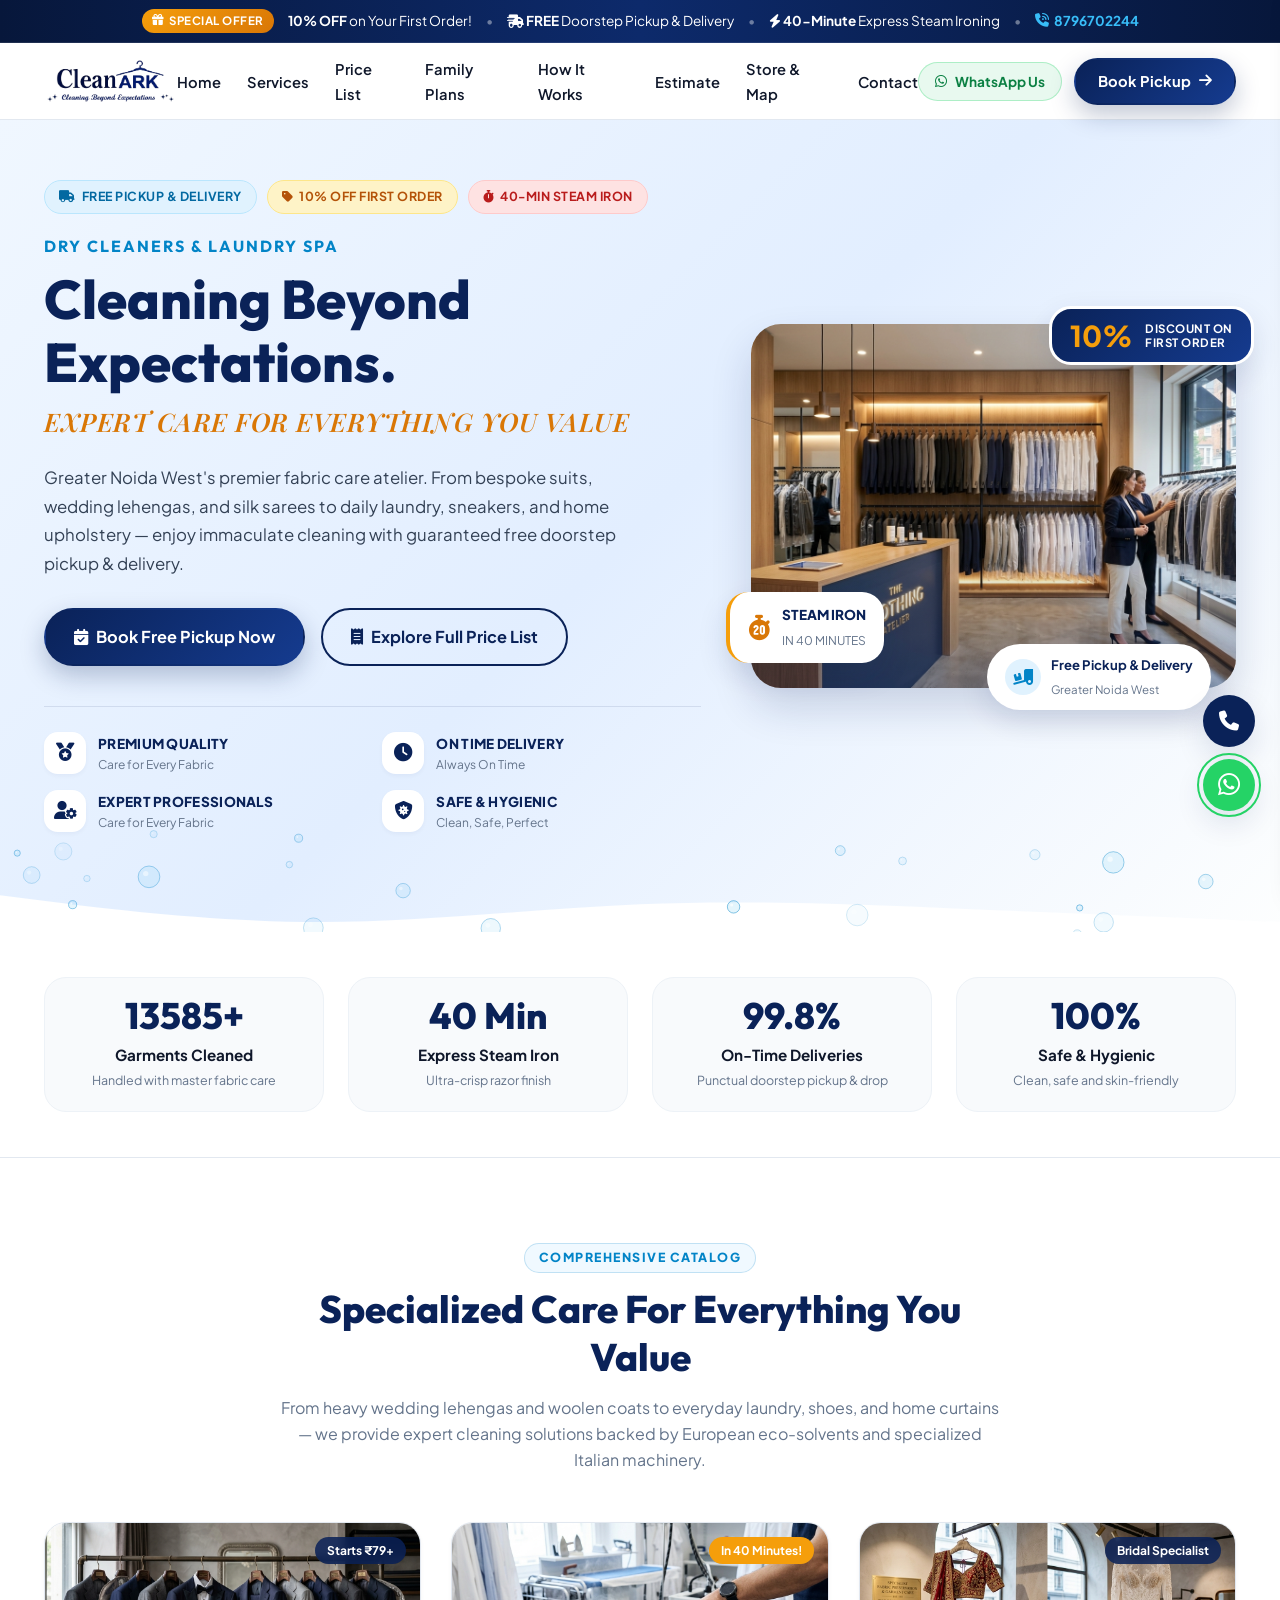
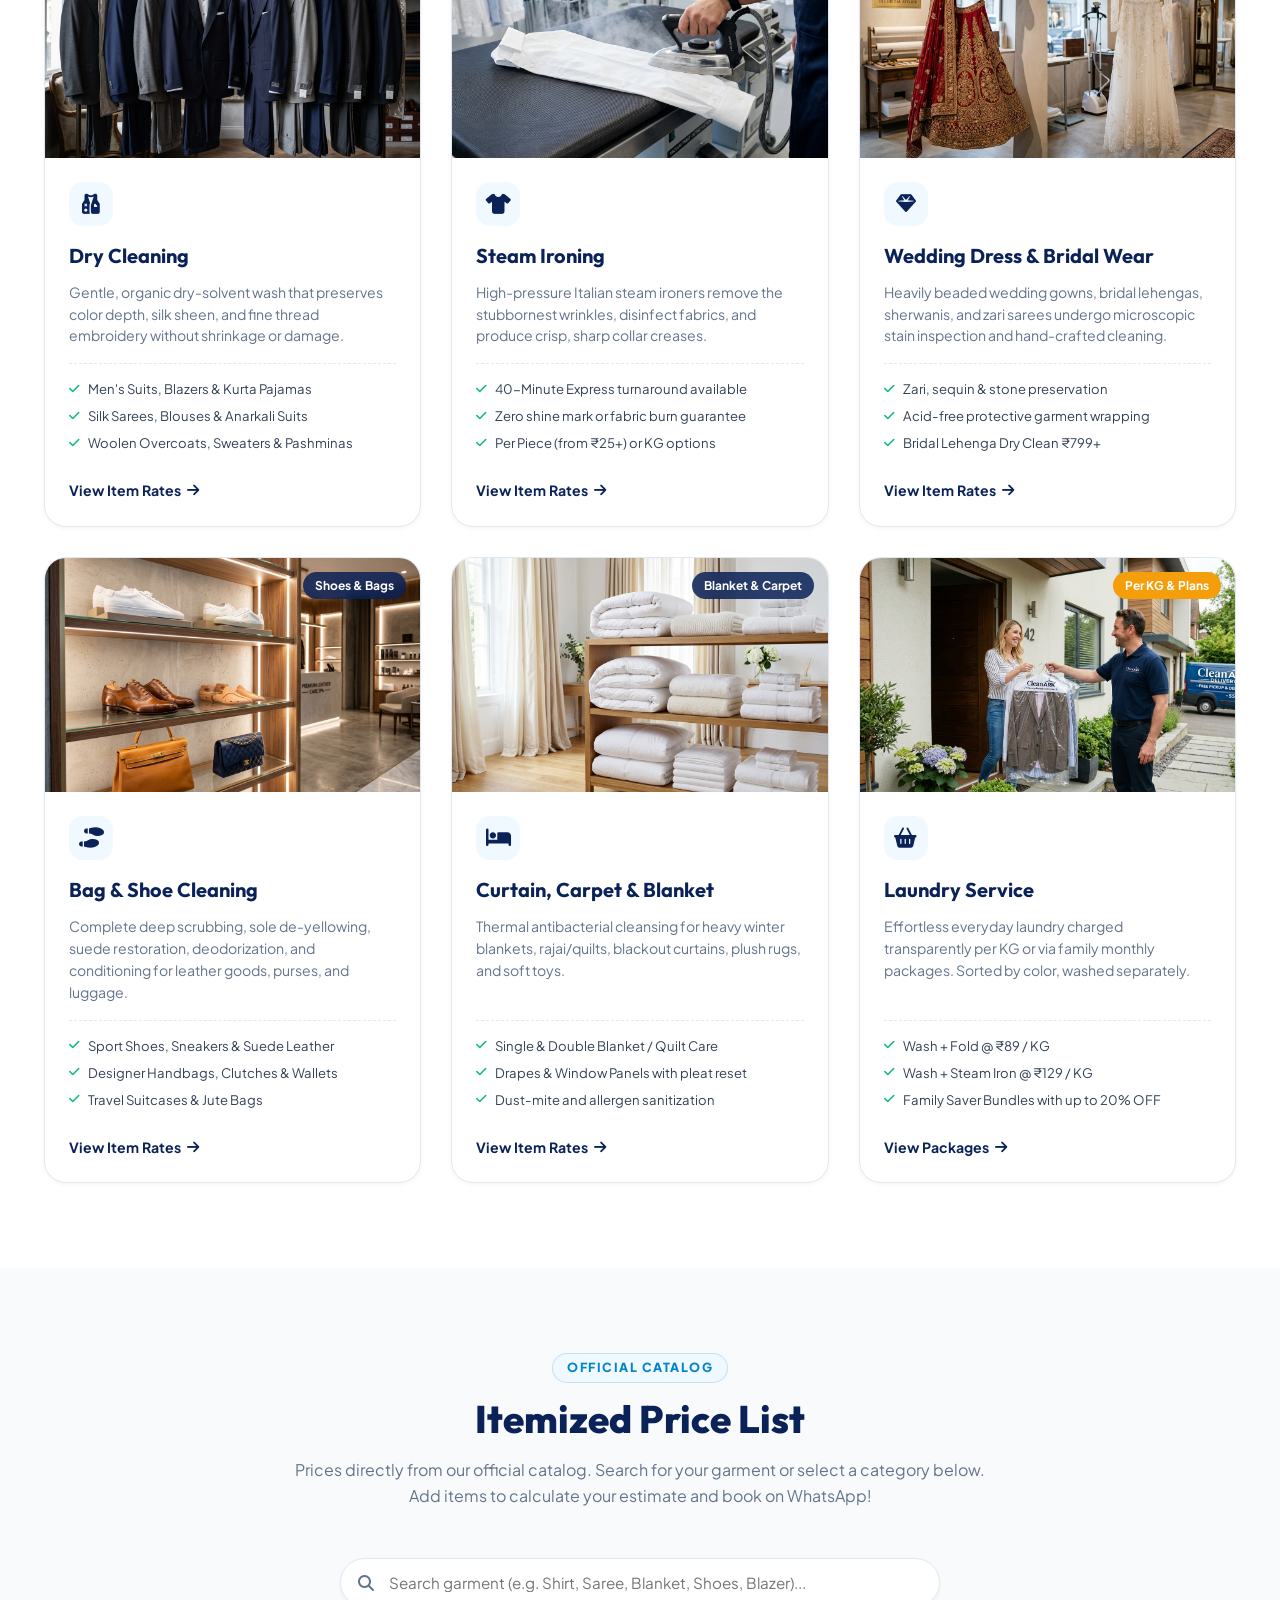
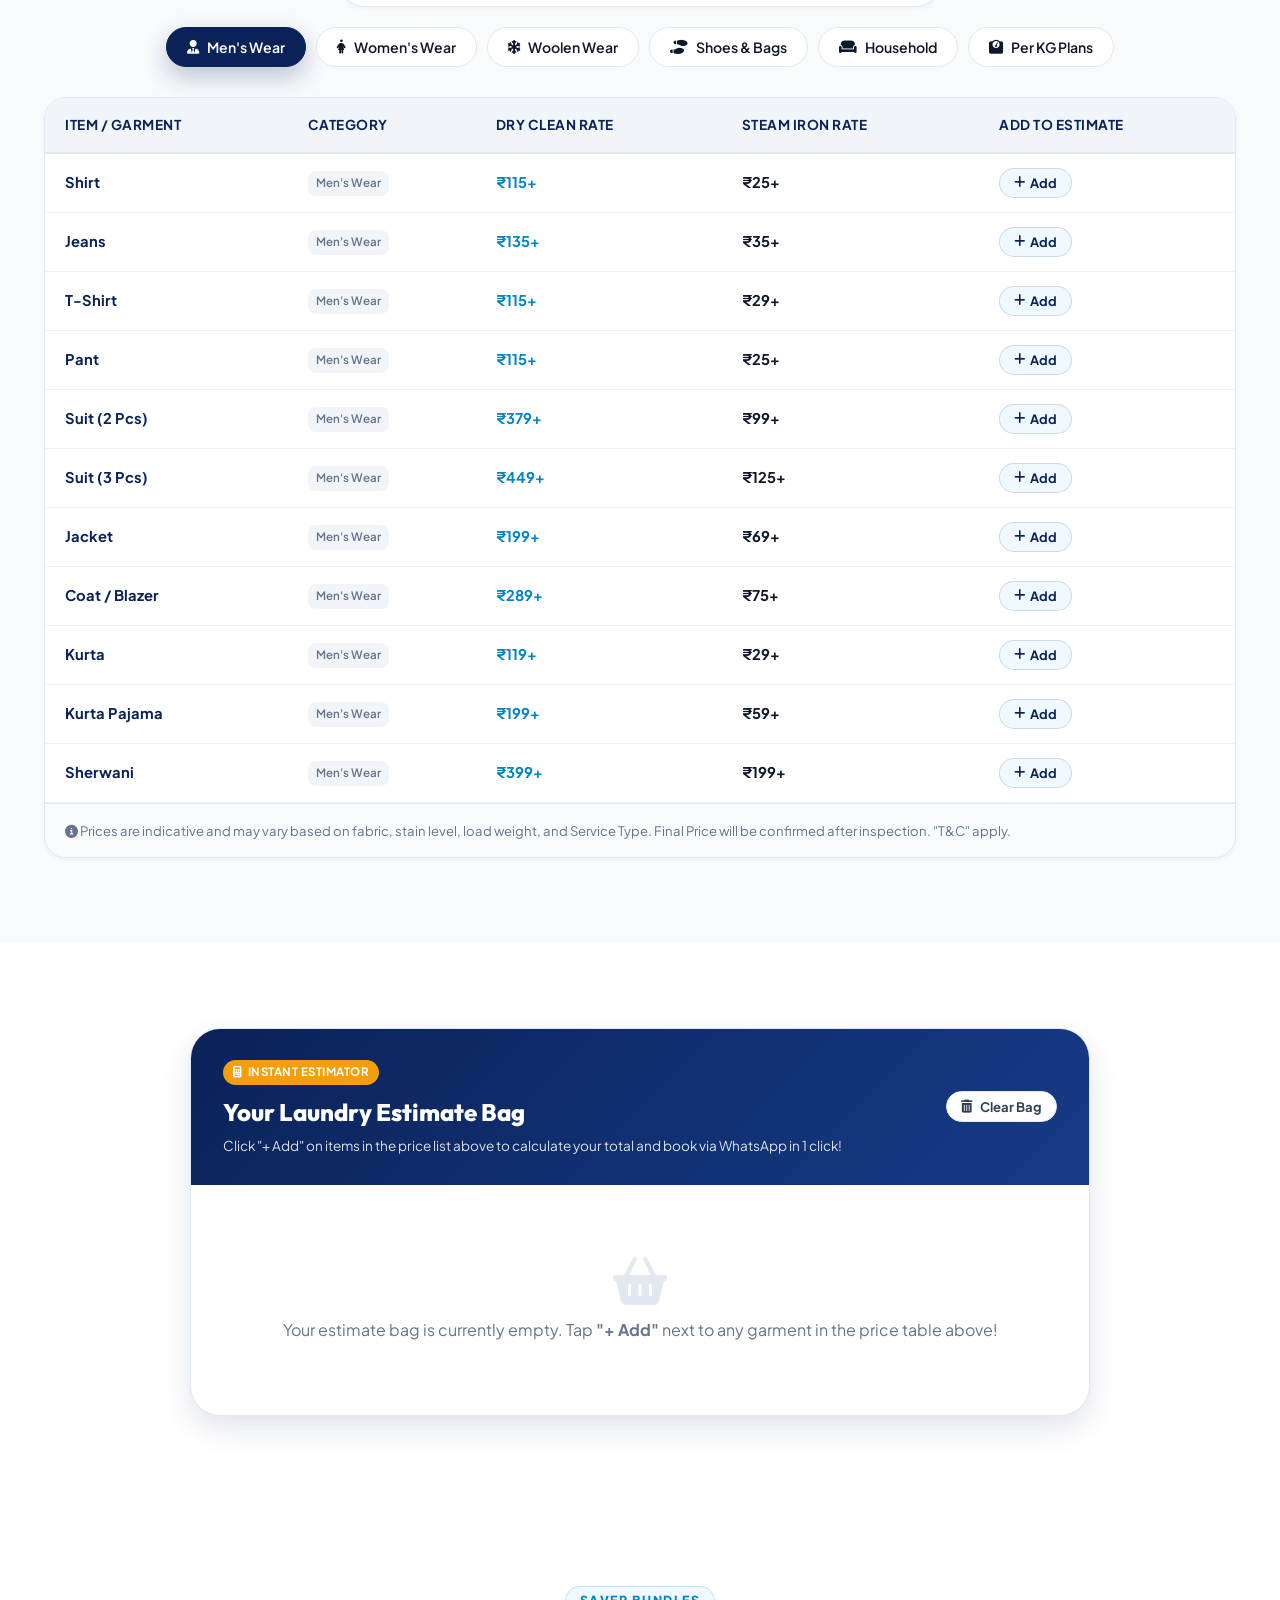
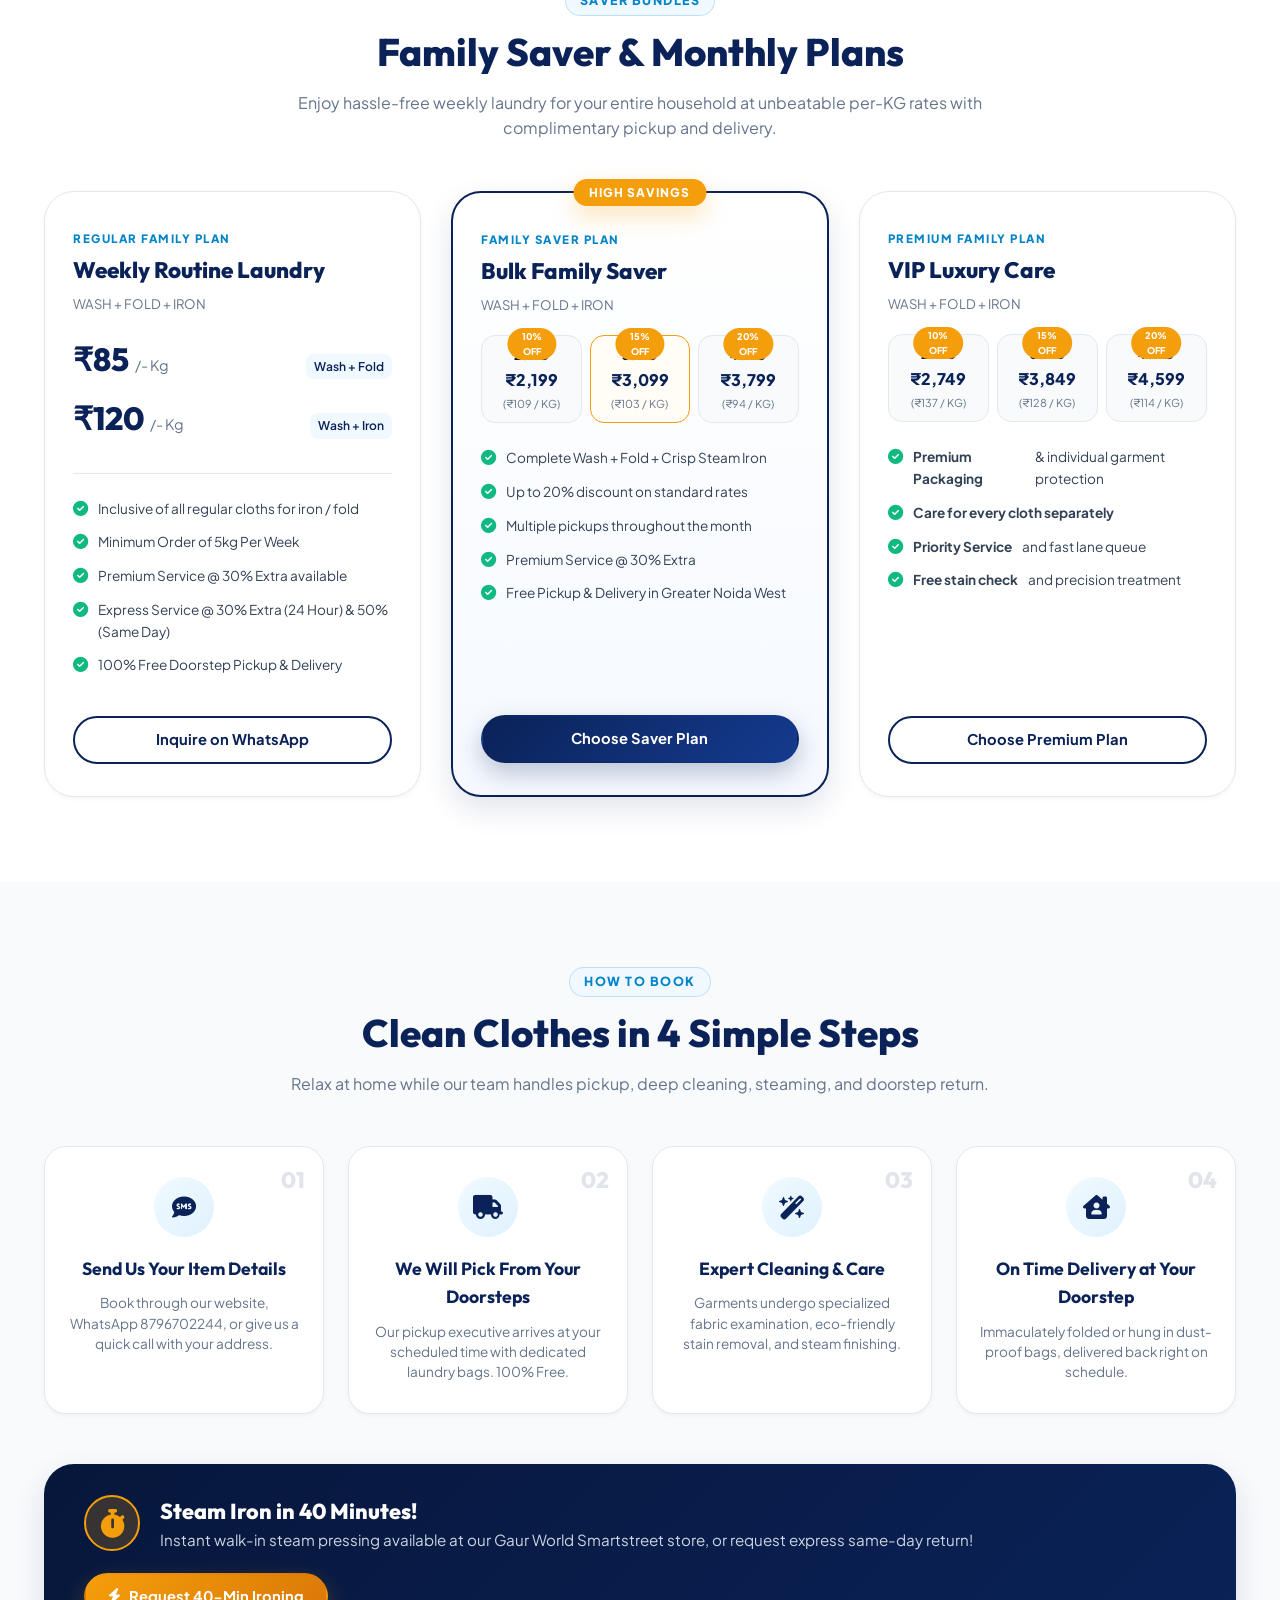
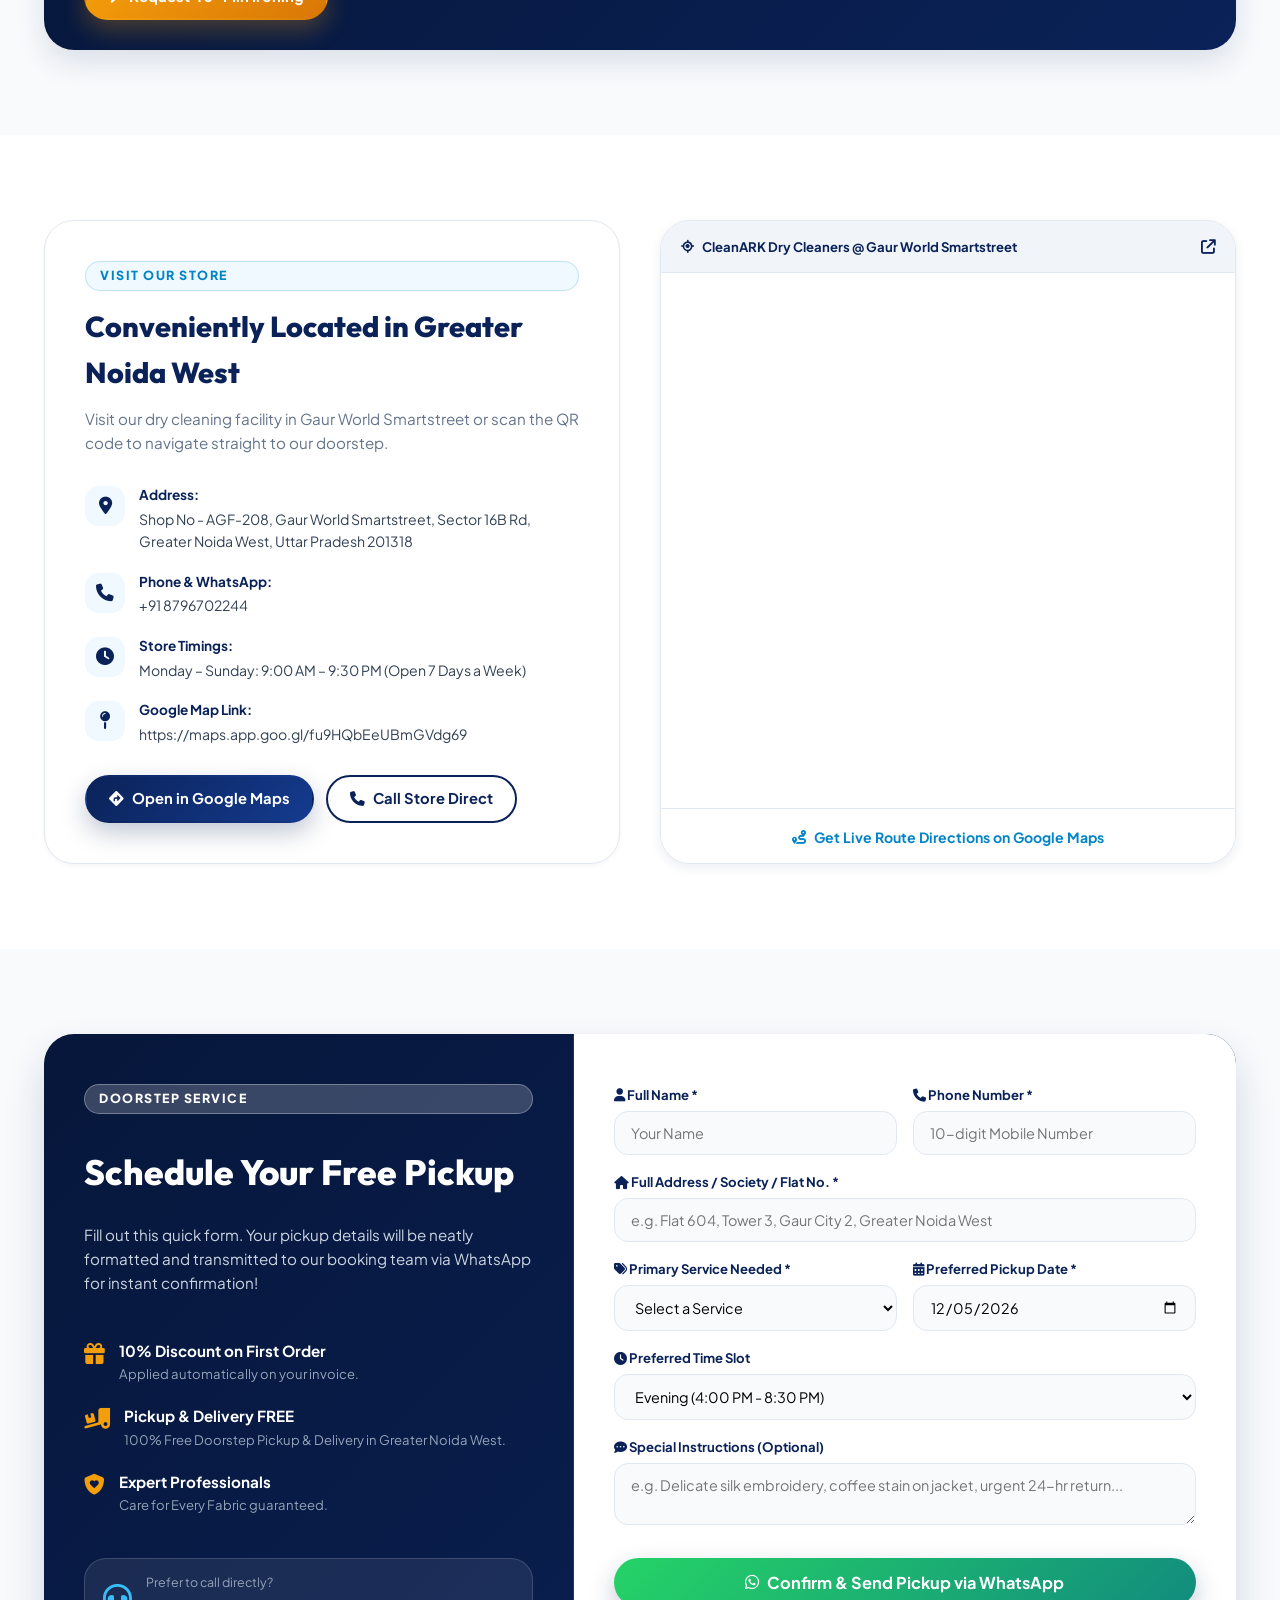
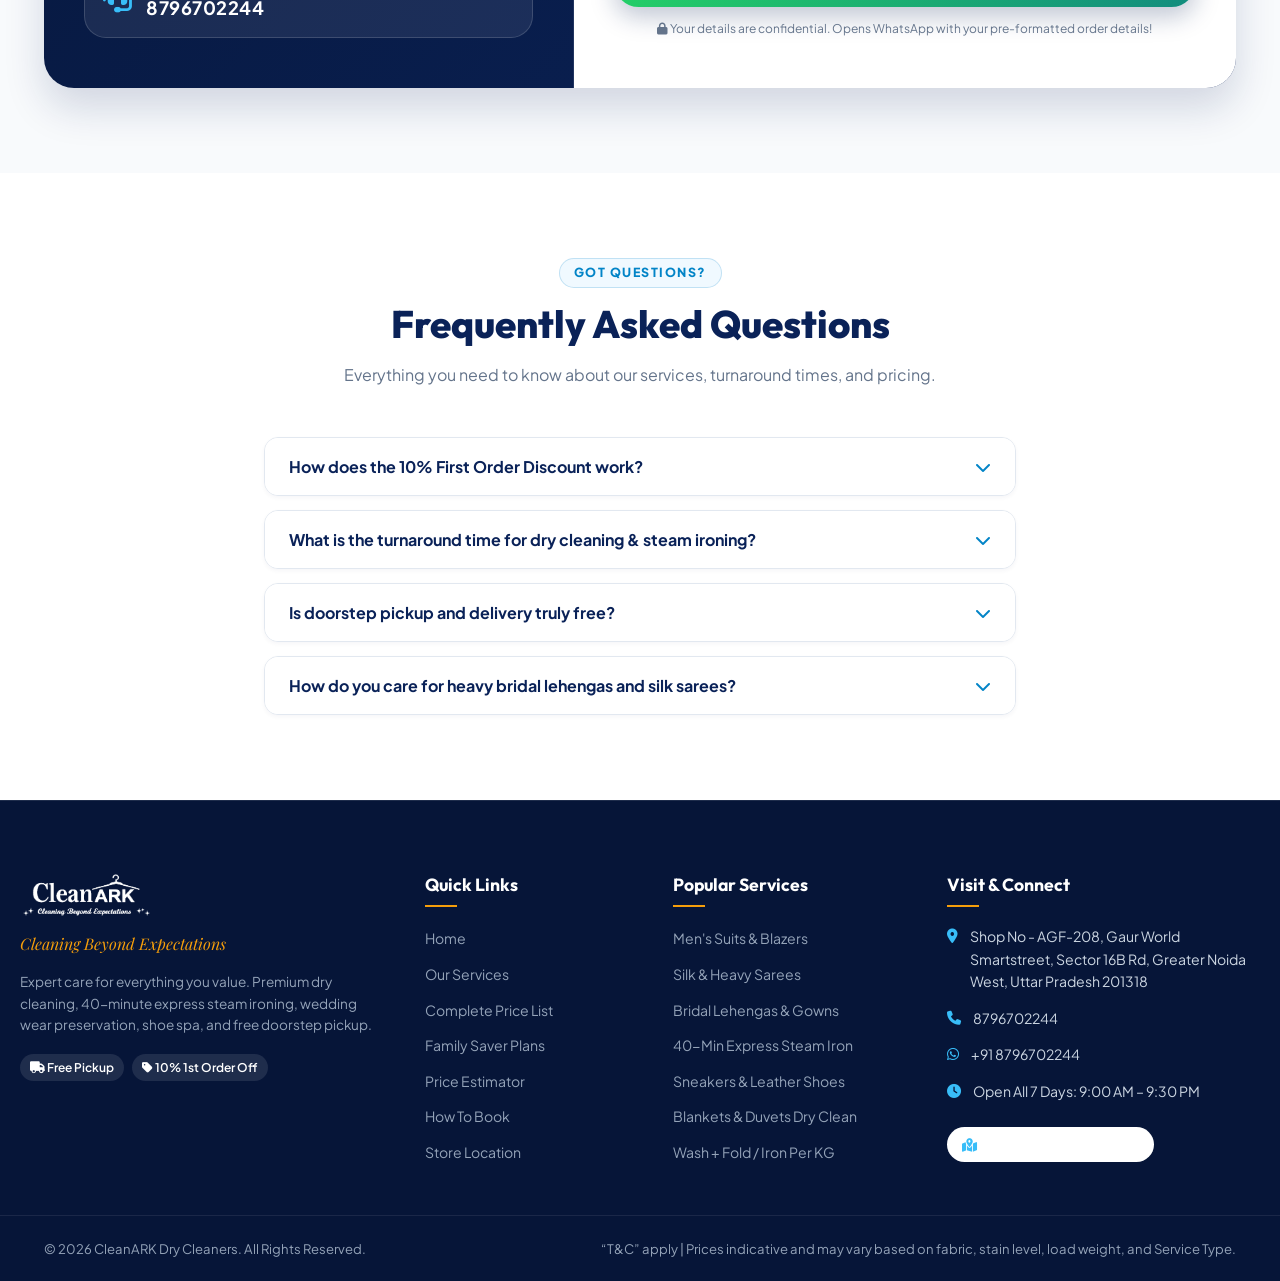
<file: index.html>
<!DOCTYPE html>
<html lang="en">
<head>
  <meta charset="UTF-8" />
  <meta name="viewport" content="width=device-width, initial-scale=1.0" />
  <title>CleanARK Dry Cleaners | Cleaning Beyond Expectations | Greater Noida West</title>
  
  <!-- SEO & Social Meta -->
  <meta name="description" content="CleanARK Dry Cleaners - Expert care for everything you value. Premium Dry Cleaning, 40-Minute Steam Ironing, Wedding Gowns, Shoes & Bags, Household linens with FREE Doorstep Pickup & Delivery in Greater Noida West." />
  <meta name="keywords" content="Dry cleaning Greater Noida West, Laundry service Gaur World Smartstreet, Steam ironing 40 min, wedding dress dry clean, shoe cleaning, curtain dry cleaning, CleanARK" />
  <meta property="og:title" content="CleanARK Dry Cleaners - Cleaning Beyond Expectations" />
  <meta property="og:description" content="Free Pickup & Delivery | 10% Discount on First Order | 40-Min Express Steam Ironing. Gaur World Smartstreet, Sector 16B Rd, Greater Noida West." />
  <meta property="og:image" content="assets/images/logo.png" />
  <meta property="og:type" content="website" />

  <!-- Favicon Generated from Logo -->
  <link rel="icon" type="image/png" sizes="32x32" href="assets/images/favicon.png" />
  <link rel="shortcut icon" href="assets/images/favicon.ico" />
  <link rel="apple-touch-icon" href="assets/images/favicon.png" />

  <!-- Google Fonts: Plus Jakarta Sans, Outfit & Playfair Display -->
  <link rel="preconnect" href="https://fonts.googleapis.com" />
  <link rel="preconnect" href="https://fonts.gstatic.com" crossorigin />
  <link href="https://fonts.googleapis.com/css2?family=Outfit:wght@400;500;600;700;800&family=Plus+Jakarta+Sans:wght@300;400;500;600;700;800&family=Playfair+Display:ital,wght@0,600;1,600&display=swap" rel="stylesheet" />

  <!-- Font Awesome 6 Icons CDN -->
  <link rel="stylesheet" href="https://cdnjs.cloudflare.com/ajax/libs/font-awesome/6.5.1/css/all.min.css" />

  <!-- Main Stylesheet -->
  <link rel="stylesheet" href="styles.css" />
</head>
<body>

  <!-- ==================== PRELOADER ANIMATION ==================== -->
  <div id="page-loader" class="page-loader">
    <div class="loader-content">
      <div class="loader-logo-wrap">
        <img src="assets/images/logo.png" alt="CleanARK Dry Cleaners" class="loader-logo" />
        <div class="hanger-sparkle">
          <span class="sparkle-dot dot-1">✦</span>
          <span class="sparkle-dot dot-2">✦</span>
          <span class="sparkle-dot dot-3">✦</span>
        </div>
      </div>
      <div class="loader-bar-wrap">
        <div class="loader-bar-progress" id="loader-bar"></div>
      </div>
      <p class="loader-tagline">Cleaning Beyond Expectations...</p>
    </div>
  </div>

  <!-- ==================== TOP ANNOUNCEMENT BAR ==================== -->
  <div class="top-announcement-bar">
    <div class="container marquee-container">
      <div class="announcement-content">
        <span class="badge-pill pulse-glow"><i class="fa-solid fa-gift"></i> SPECIAL OFFER</span>
        <span class="announce-text"><strong>10% OFF</strong> on Your First Order!</span>
        <span class="divider">•</span>
        <span class="announce-text"><i class="fa-solid fa-truck-fast"></i> <strong>FREE</strong> Doorstep Pickup & Delivery</span>
        <span class="divider">•</span>
        <span class="announce-text"><i class="fa-solid fa-bolt"></i> <strong>40-Minute</strong> Express Steam Ironing</span>
        <span class="divider">•</span>
        <a href="tel:8796702244" class="phone-link"><i class="fa-solid fa-phone-volume"></i> 8796702244</a>
      </div>
    </div>
  </div>

  <!-- ==================== STICKY HEADER & NAVBAR ==================== -->
  <header class="site-header" id="site-header">
    <div class="container header-inner">
      <!-- CleanARK Official Logo -->
      <a href="#hero" class="brand-logo-link">
        <img src="assets/images/logo.png" alt="CleanARK Dry Cleaners Logo" class="brand-logo-img" />
      </a>

      <!-- Desktop Navigation Links -->
      <nav class="main-nav" id="main-nav">
        <ul class="nav-list">
          <li><a href="#hero" class="nav-link active">Home</a></li>
          <li><a href="#services" class="nav-link">Services</a></li>
          <li><a href="#pricing" class="nav-link">Price List</a></li>
          <li><a href="#packages" class="nav-link">Family Plans</a></li>
          <li><a href="#how-it-works" class="nav-link">How It Works</a></li>
          <li><a href="#calculator" class="nav-link">Estimate</a></li>
          <li><a href="#location" class="nav-link">Store & Map</a></li>
          <li><a href="#contact" class="nav-link">Contact</a></li>
        </ul>
      </nav>

      <!-- Header CTAs -->
      <div class="header-actions">
        <a href="https://wa.me/918796702244?text=Hello%20CleanARK,%20I%20would%20like%20to%20schedule%20a%20free%20pickup%20for%20my%20laundry." 
           target="_blank" rel="noopener noreferrer" class="btn btn-whatsapp-nav">
          <i class="fa-brands fa-whatsapp"></i>
          <span>WhatsApp Us</span>
        </a>
        <a href="#book-pickup" class="btn btn-primary nav-book-btn">
          <span>Book Pickup</span>
          <i class="fa-solid fa-arrow-right"></i>
        </a>
        <button class="mobile-toggle-btn" id="mobile-toggle" aria-label="Toggle navigation menu">
          <span></span>
          <span></span>
          <span></span>
        </button>
      </div>
    </div>
  </header>

  <!-- Mobile Drawer Menu -->
  <div class="mobile-menu-overlay" id="mobile-overlay"></div>
  <aside class="mobile-drawer" id="mobile-drawer">
    <div class="mobile-drawer-header">
      <img src="assets/images/logo.png" alt="CleanARK Logo" class="drawer-logo" />
      <button class="drawer-close-btn" id="drawer-close" aria-label="Close menu">&times;</button>
    </div>
    <ul class="drawer-nav">
      <li><a href="#hero" class="drawer-link">Home</a></li>
      <li><a href="#services" class="drawer-link">Services</a></li>
      <li><a href="#pricing" class="drawer-link">Catalog & Price List</a></li>
      <li><a href="#packages" class="drawer-link">Family Saver Packages</a></li>
      <li><a href="#how-it-works" class="drawer-link">How It Works</a></li>
      <li><a href="#calculator" class="drawer-link">Price Calculator</a></li>
      <li><a href="#location" class="drawer-link">Store Location & Map</a></li>
      <li><a href="#contact" class="drawer-link">Contact Us</a></li>
    </ul>
    <div class="drawer-footer">
      <a href="tel:8796702244" class="drawer-contact-btn">
        <i class="fa-solid fa-phone"></i> Call 8796702244
      </a>
      <a href="https://wa.me/918796702244?text=Hi%20CleanARK%20Team,%20I%20want%20to%20book%20a%20doorstep%20pickup." 
         target="_blank" class="drawer-whatsapp-btn">
        <i class="fa-brands fa-whatsapp"></i> Chat on WhatsApp
      </a>
      <p class="drawer-address"><i class="fa-solid fa-location-dot"></i> Gaur World Smartstreet, Sec 16B, Greater Noida West</p>
    </div>
  </aside>

  <!-- ==================== HERO SECTION WITH FLOATING PARTICLES ==================== -->
  <section class="hero-section" id="hero">
    <canvas id="bubble-canvas" class="bubble-canvas"></canvas>
    <div class="container hero-container">
      <div class="hero-grid">
        <!-- Left: Text & Offers -->
        <div class="hero-content">
          <div class="badge-wrapper reveal-item">
            <span class="hero-pill pickup-pill">
              <i class="fa-solid fa-truck"></i> FREE PICKUP & DELIVERY
            </span>
            <span class="hero-pill discount-pill">
              <i class="fa-solid fa-tag"></i> 10% OFF FIRST ORDER
            </span>
            <span class="hero-pill express-pill">
              <i class="fa-solid fa-stopwatch"></i> 40-MIN STEAM IRON
            </span>
          </div>

          <h1 class="hero-title reveal-item">
            <span class="title-sub">Dry Cleaners & Laundry Spa</span>
            <span class="title-main">Cleaning Beyond Expectations.</span>
            <span class="title-highlight">EXPERT CARE FOR EVERYTHING YOU VALUE</span>
          </h1>

          <p class="hero-desc reveal-item">
            Greater Noida West's premier fabric care atelier. From bespoke suits, wedding lehengas, and silk sarees to daily laundry, sneakers, and home upholstery — enjoy immaculate cleaning with guaranteed free doorstep pickup & delivery.
          </p>

          <!-- Quick Action CTAs -->
          <div class="hero-cta-group reveal-item">
            <a href="#book-pickup" class="btn btn-primary btn-lg shadow-pulse">
              <i class="fa-solid fa-calendar-check"></i>
              <span>Book Free Pickup Now</span>
            </a>
            <a href="#pricing" class="btn btn-outline btn-lg">
              <i class="fa-solid fa-receipt"></i>
              <span>Explore Full Price List</span>
            </a>
          </div>

          <!-- Trust Badges Under Hero -->
          <div class="hero-trust-badges reveal-item">
            <div class="trust-item">
              <div class="trust-icon"><i class="fa-solid fa-medal"></i></div>
              <div class="trust-text">
                <strong>PREMIUM QUALITY</strong>
                <span>Care for Every Fabric</span>
              </div>
            </div>
            <div class="trust-item">
              <div class="trust-icon"><i class="fa-solid fa-clock"></i></div>
              <div class="trust-text">
                <strong>ON TIME DELIVERY</strong>
                <span>Always On Time</span>
              </div>
            </div>
            <div class="trust-item">
              <div class="trust-icon"><i class="fa-solid fa-user-gear"></i></div>
              <div class="trust-text">
                <strong>EXPERT PROFESSIONALS</strong>
                <span>Care for Every Fabric</span>
              </div>
            </div>
            <div class="trust-item">
              <div class="trust-icon"><i class="fa-solid fa-shield-virus"></i></div>
              <div class="trust-text">
                <strong>SAFE & HYGIENIC</strong>
                <span>Clean, Safe, Perfect</span>
              </div>
            </div>
          </div>
        </div>

        <!-- Right: Visual Card with Floating Elements -->
        <div class="hero-visual reveal-item">
          <div class="hero-image-card">
            <img src="assets/images/hero-laundry.jpg" alt="CleanARK Luxury Dry Cleaners Showroom" class="hero-main-img" />
            <div class="img-overlay-gradient"></div>

            <!-- Floating Stamp 1: 10% Off Badge -->
            <div class="floating-badge badge-discount float-anim-1">
              <span class="big-percent">10%</span>
              <span class="badge-sub">DISCOUNT ON<br>FIRST ORDER</span>
            </div>

            <!-- Floating Stamp 2: 40 Min Express Badge -->
            <div class="floating-badge badge-express float-anim-2">
              <i class="fa-solid fa-stopwatch-20"></i>
              <div>
                <strong>STEAM IRON</strong>
                <span>IN 40 MINUTES</span>
              </div>
            </div>

            <!-- Floating Card: Doorstep Pickup -->
            <div class="floating-stat-card float-anim-3">
              <div class="stat-icon-wrap">
                <i class="fa-solid fa-truck-ramp-box"></i>
              </div>
              <div class="stat-info">
                <strong>Free Pickup & Delivery</strong>
                <span>Greater Noida West</span>
              </div>
            </div>
          </div>
        </div>
      </div>
    </div>

    <!-- Wave Separator -->
    <div class="hero-wave">
      <svg viewBox="0 0 1440 120" fill="none" preserveAspectRatio="none">
        <path d="M0,32L60,48C120,64,240,96,360,96C480,96,600,64,720,53.3C840,43,960,53,1080,64C1200,75,1320,85,1380,90.7L1440,96L1440,120L1380,120C1320,120,1200,120,1080,120C960,120,840,120,720,120C600,120,480,120,360,120C240,120,120,120,60,120L0,120Z" fill="#ffffff"></path>
      </svg>
    </div>
  </section>

  <!-- ==================== KEY HIGHLIGHTS / STATS COUNTER ==================== -->
  <section class="stats-section section-padding">
    <div class="container">
      <div class="stats-grid">
        <div class="stat-box reveal-on-scroll">
          <div class="stat-num"><span class="counter" data-target="15000">0</span>+</div>
          <div class="stat-label">Garments Cleaned</div>
          <p class="stat-desc">Handled with master fabric care</p>
        </div>
        <div class="stat-box reveal-on-scroll">
          <div class="stat-num"><span class="counter" data-target="40">0</span> Min</div>
          <div class="stat-label">Express Steam Iron</div>
          <p class="stat-desc">Ultra-crisp razor finish</p>
        </div>
        <div class="stat-box reveal-on-scroll">
          <div class="stat-num"><span class="counter" data-target="99">0</span>.8%</div>
          <div class="stat-label">On-Time Deliveries</div>
          <p class="stat-desc">Punctual doorstep pickup & drop</p>
        </div>
        <div class="stat-box reveal-on-scroll">
          <div class="stat-num"><span class="counter" data-target="100">0</span>%</div>
          <div class="stat-label">Safe & Hygienic</div>
          <p class="stat-desc">Clean, safe and skin-friendly</p>
        </div>
      </div>
    </div>
  </section>

  <!-- ==================== SERVICES SECTION (MATCHING FLYER) ==================== -->
  <section class="services-section section-padding" id="services">
    <div class="container">
      <div class="section-heading text-center reveal-on-scroll">
        <span class="section-tag">COMPREHENSIVE CATALOG</span>
        <h2 class="section-title">Specialized Care For Everything You Value</h2>
        <p class="section-subtitle">
          From heavy wedding lehengas and woolen coats to everyday laundry, shoes, and home curtains — we provide expert cleaning solutions backed by European eco-solvents and specialized Italian machinery.
        </p>
      </div>

      <div class="services-grid">
        <!-- Service 1: Dry Cleaning -->
        <div class="service-card reveal-on-scroll">
          <div class="service-img-wrap">
            <img src="assets/images/service-drycleaning.jpg" alt="Dry Cleaning Service CleanARK" class="service-img" />
            <span class="service-badge">Starts ₹79+</span>
          </div>
          <div class="service-body">
            <div class="service-icon"><i class="fa-solid fa-vest-patches"></i></div>
            <h3 class="service-title">Dry Cleaning</h3>
            <p class="service-desc">
              Gentle, organic dry-solvent wash that preserves color depth, silk sheen, and fine thread embroidery without shrinkage or damage.
            </p>
            <ul class="service-features">
              <li><i class="fa-solid fa-check"></i> Men's Suits, Blazers & Kurta Pajamas</li>
              <li><i class="fa-solid fa-check"></i> Silk Sarees, Blouses & Anarkali Suits</li>
              <li><i class="fa-solid fa-check"></i> Woolen Overcoats, Sweaters & Pashminas</li>
            </ul>
            <a href="#pricing" class="service-link">View Item Rates <i class="fa-solid fa-arrow-right"></i></a>
          </div>
        </div>

        <!-- Service 2: Steam Ironing -->
        <div class="service-card reveal-on-scroll">
          <div class="service-img-wrap">
            <img src="assets/images/service-steam-iron.jpg" alt="Steam Ironing Service CleanARK" class="service-img" />
            <span class="service-badge badge-accent">In 40 Minutes!</span>
          </div>
          <div class="service-body">
            <div class="service-icon"><i class="fa-solid fa-shirt"></i></div>
            <h3 class="service-title">Steam Ironing</h3>
            <p class="service-desc">
              High-pressure Italian steam ironers remove the stubbornest wrinkles, disinfect fabrics, and produce crisp, sharp collar creases.
            </p>
            <ul class="service-features">
              <li><i class="fa-solid fa-check"></i> 40-Minute Express turnaround available</li>
              <li><i class="fa-solid fa-check"></i> Zero shine mark or fabric burn guarantee</li>
              <li><i class="fa-solid fa-check"></i> Per Piece (from ₹25+) or KG options</li>
            </ul>
            <a href="#pricing" class="service-link">View Item Rates <i class="fa-solid fa-arrow-right"></i></a>
          </div>
        </div>

        <!-- Service 3: Wedding & Couture Care -->
        <div class="service-card reveal-on-scroll">
          <div class="service-img-wrap">
            <img src="assets/images/service-wedding-dress.jpg" alt="Wedding Dress Cleaning CleanARK" class="service-img" />
            <span class="service-badge">Bridal Specialist</span>
          </div>
          <div class="service-body">
            <div class="service-icon"><i class="fa-solid fa-gem"></i></div>
            <h3 class="service-title">Wedding Dress & Bridal Wear</h3>
            <p class="service-desc">
              Heavily beaded wedding gowns, bridal lehengas, sherwanis, and zari sarees undergo microscopic stain inspection and hand-crafted cleaning.
            </p>
            <ul class="service-features">
              <li><i class="fa-solid fa-check"></i> Zari, sequin & stone preservation</li>
              <li><i class="fa-solid fa-check"></i> Acid-free protective garment wrapping</li>
              <li><i class="fa-solid fa-check"></i> Bridal Lehenga Dry Clean ₹799+</li>
            </ul>
            <a href="#pricing" class="service-link">View Item Rates <i class="fa-solid fa-arrow-right"></i></a>
          </div>
        </div>

        <!-- Service 4: Shoes & Designer Bags -->
        <div class="service-card reveal-on-scroll">
          <div class="service-img-wrap">
            <img src="assets/images/service-shoes-bags.jpg" alt="Shoes & Bags Cleaning CleanARK" class="service-img" />
            <span class="service-badge">Shoes & Bags</span>
          </div>
          <div class="service-body">
            <div class="service-icon"><i class="fa-solid fa-shoe-prints"></i></div>
            <h3 class="service-title">Bag & Shoe Cleaning</h3>
            <p class="service-desc">
              Complete deep scrubbing, sole de-yellowing, suede restoration, deodorization, and conditioning for leather goods, purses, and luggage.
            </p>
            <ul class="service-features">
              <li><i class="fa-solid fa-check"></i> Sport Shoes, Sneakers & Suede Leather</li>
              <li><i class="fa-solid fa-check"></i> Designer Handbags, Clutches & Wallets</li>
              <li><i class="fa-solid fa-check"></i> Travel Suitcases & Jute Bags</li>
            </ul>
            <a href="#pricing" class="service-link">View Item Rates <i class="fa-solid fa-arrow-right"></i></a>
          </div>
        </div>

        <!-- Service 5: Blankets, Quilts & Linens -->
        <div class="service-card reveal-on-scroll">
          <div class="service-img-wrap">
            <img src="assets/images/service-household.jpg" alt="Household Linens & Curtains Cleaning" class="service-img" />
            <span class="service-badge">Blanket & Carpet</span>
          </div>
          <div class="service-body">
            <div class="service-icon"><i class="fa-solid fa-bed"></i></div>
            <h3 class="service-title">Curtain, Carpet & Blanket</h3>
            <p class="service-desc">
              Thermal antibacterial cleansing for heavy winter blankets, rajai/quilts, blackout curtains, plush rugs, and soft toys.
            </p>
            <ul class="service-features">
              <li><i class="fa-solid fa-check"></i> Single & Double Blanket / Quilt Care</li>
              <li><i class="fa-solid fa-check"></i> Drapes & Window Panels with pleat reset</li>
              <li><i class="fa-solid fa-check"></i> Dust-mite and allergen sanitization</li>
            </ul>
            <a href="#pricing" class="service-link">View Item Rates <i class="fa-solid fa-arrow-right"></i></a>
          </div>
        </div>

        <!-- Service 6: Laundry & Wash+Fold -->
        <div class="service-card reveal-on-scroll">
          <div class="service-img-wrap">
            <img src="assets/images/service-delivery.jpg" alt="Doorstep Pickup & Laundry Service" class="service-img" />
            <span class="service-badge badge-accent">Per KG & Plans</span>
          </div>
          <div class="service-body">
            <div class="service-icon"><i class="fa-solid fa-basket-shopping"></i></div>
            <h3 class="service-title">Laundry Service</h3>
            <p class="service-desc">
              Effortless everyday laundry charged transparently per KG or via family monthly packages. Sorted by color, washed separately.
            </p>
            <ul class="service-features">
              <li><i class="fa-solid fa-check"></i> Wash + Fold @ ₹89 / KG</li>
              <li><i class="fa-solid fa-check"></i> Wash + Steam Iron @ ₹129 / KG</li>
              <li><i class="fa-solid fa-check"></i> Family Saver Bundles with up to 20% OFF</li>
            </ul>
            <a href="#packages" class="service-link">View Packages <i class="fa-solid fa-arrow-right"></i></a>
          </div>
        </div>
      </div>
    </div>
  </section>

  <!-- ==================== INTERACTIVE CATALOG & PRICE LIST ==================== -->
  <section class="pricing-section section-padding bg-light" id="pricing">
    <div class="container">
      <div class="section-heading text-center reveal-on-scroll">
        <span class="section-tag">OFFICIAL CATALOG</span>
        <h2 class="section-title">Itemized Price List</h2>
        <p class="section-subtitle">
          Prices directly from our official catalog. Search for your garment or select a category below. Add items to calculate your estimate and book on WhatsApp!
        </p>
      </div>

      <!-- Search and Filter Bar -->
      <div class="price-controls-wrap reveal-on-scroll">
        <div class="search-input-box">
          <i class="fa-solid fa-magnifying-glass"></i>
          <input type="text" id="catalog-search" placeholder="Search garment (e.g. Shirt, Saree, Blanket, Shoes, Blazer)..." />
          <button id="clear-search" class="clear-btn" aria-label="Clear Search"><i class="fa-solid fa-xmark"></i></button>
        </div>

        <!-- Category Tabs -->
        <div class="catalog-tabs" id="catalog-tabs">
          <button class="tab-btn active" data-category="mens"><i class="fa-solid fa-user-tie"></i> Men's Wear</button>
          <button class="tab-btn" data-category="womens"><i class="fa-solid fa-person-dress"></i> Women's Wear</button>
          <button class="tab-btn" data-category="woolens"><i class="fa-solid fa-snowflake"></i> Woolen Wear</button>
          <button class="tab-btn" data-category="shoes-bags"><i class="fa-solid fa-shoe-prints"></i> Shoes & Bags</button>
          <button class="tab-btn" data-category="household"><i class="fa-solid fa-couch"></i> Household</button>
          <button class="tab-btn" data-category="laundry-kg"><i class="fa-solid fa-weight-scale"></i> Per KG Plans</button>
        </div>
      </div>

      <!-- Catalog Table Container -->
      <div class="catalog-table-container reveal-on-scroll">
        <div class="table-responsive">
          <table class="catalog-table" id="catalog-table">
            <thead>
              <tr>
                <th>Item / Garment</th>
                <th>Category</th>
                <th>Dry Clean Rate</th>
                <th>Steam Iron Rate</th>
                <th>Add To Estimate</th>
              </tr>
            </thead>
            <tbody id="catalog-tbody">
              <!-- Dynamically rendered via script.js from exact flyer data -->
            </tbody>
          </table>
        </div>
        <div class="catalog-footer-note">
          <p><i class="fa-solid fa-circle-info"></i> Prices are indicative and may vary based on fabric, stain level, load weight, and Service Type. Final Price will be confirmed after inspection. "T&C" apply.</p>
        </div>
      </div>
    </div>
  </section>

  <!-- ==================== LIVE ESTIMATE BASKET & QUICK WHATSAPP BOOK ==================== -->
  <section class="calculator-section section-padding" id="calculator">
    <div class="container">
      <div class="calculator-card reveal-on-scroll">
        <div class="calc-header">
          <div>
            <span class="badge-pill bg-gold"><i class="fa-solid fa-calculator"></i> INSTANT ESTIMATOR</span>
            <h3 class="calc-title">Your Laundry Estimate Bag</h3>
            <p class="calc-sub">Click "+ Add" on items in the price list above to calculate your total and book via WhatsApp in 1 click!</p>
          </div>
          <button id="calc-clear-btn" class="btn btn-outline-sm"><i class="fa-solid fa-trash-can"></i> Clear Bag</button>
        </div>

        <div class="calc-body">
          <div class="calc-items-list" id="calc-items-list">
            <div class="empty-bag-msg" id="empty-bag-msg">
              <i class="fa-solid fa-basket-shopping"></i>
              <p>Your estimate bag is currently empty. Tap <strong>"+ Add"</strong> next to any garment in the price table above!</p>
            </div>
          </div>

          <!-- Total Calculation Breakdown -->
          <div class="calc-summary" id="calc-summary" style="display: none;">
            <div class="calc-row">
              <span>Subtotal:</span>
              <strong id="calc-subtotal">₹0</strong>
            </div>
            <div class="calc-row text-success">
              <span>First Order Discount (10% OFF):</span>
              <strong id="calc-discount">-₹0</strong>
            </div>
            <div class="calc-row text-primary">
              <span>Doorstep Pickup & Delivery:</span>
              <strong class="free-text">FREE</strong>
            </div>
            <div class="calc-divider"></div>
            <div class="calc-row calc-total-row">
              <span>Estimated Payable:</span>
              <strong id="calc-grand-total">₹0</strong>
            </div>

            <div class="calc-action-row">
              <button id="send-calc-whatsapp" class="btn btn-whatsapp btn-lg btn-block">
                <i class="fa-brands fa-whatsapp"></i> Book This Estimate on WhatsApp (8796702244)
              </button>
            </div>
          </div>
        </div>
      </div>
    </div>
  </section>

  <!-- ==================== FAMILY PACKAGES & PLANS ==================== -->
  <section class="packages-section section-padding" id="packages">
    <div class="container">
      <div class="section-heading text-center reveal-on-scroll">
        <span class="section-tag">SAVER BUNDLES</span>
        <h2 class="section-title">Family Saver & Monthly Plans</h2>
        <p class="section-subtitle">
          Enjoy hassle-free weekly laundry for your entire household at unbeatable per-KG rates with complimentary pickup and delivery.
        </p>
      </div>

      <div class="packages-grid">
        <!-- Package 1: Regular Family Plan -->
        <div class="package-card reveal-on-scroll">
          <div class="package-header">
            <span class="package-type">REGULAR FAMILY PLAN</span>
            <h3 class="package-title">Weekly Routine Laundry</h3>
            <p class="package-sub">WASH + FOLD + IRON</p>
          </div>
          <div class="package-pricing">
            <div class="price-line">
              <span class="rate-large">₹85</span><span class="per-unit">/- Kg</span>
              <span class="plan-feature-tag">Wash + Fold</span>
            </div>
            <div class="price-line">
              <span class="rate-large">₹120</span><span class="per-unit">/- Kg</span>
              <span class="plan-feature-tag">Wash + Iron</span>
            </div>
          </div>
          <ul class="package-features">
            <li><i class="fa-solid fa-check-circle"></i> Inclusive of all regular cloths for iron / fold</li>
            <li><i class="fa-solid fa-check-circle"></i> Minimum Order of 5kg Per Week</li>
            <li><i class="fa-solid fa-check-circle"></i> Premium Service @ 30% Extra available</li>
            <li><i class="fa-solid fa-check-circle"></i> Express Service @ 30% Extra (24 Hour) & 50% (Same Day)</li>
            <li><i class="fa-solid fa-check-circle"></i> 100% Free Doorstep Pickup & Delivery</li>
          </ul>
          <a href="https://wa.me/918796702244?text=Hi%20CleanARK,%20I%20am%20interested%20in%20the%20Regular%20Family%20Plan." 
             target="_blank" class="btn btn-outline btn-block">Inquire on WhatsApp</a>
        </div>

        <!-- Package 2: Family Saver Plan (Popular) -->
        <div class="package-card popular-card reveal-on-scroll">
          <div class="popular-ribbon">HIGH SAVINGS</div>
          <div class="package-header">
            <span class="package-type">FAMILY SAVER PLAN</span>
            <h3 class="package-title">Bulk Family Saver</h3>
            <p class="package-sub">WASH + FOLD + IRON</p>
          </div>
          <div class="package-tiers">
            <div class="tier-box">
              <div class="tier-weight">20 KG</div>
              <div class="tier-price">₹2,199</div>
              <div class="tier-rate">(₹109 / KG)</div>
              <span class="tier-badge">10% OFF</span>
            </div>
            <div class="tier-box best-value">
              <div class="tier-weight">30 KG</div>
              <div class="tier-price">₹3,099</div>
              <div class="tier-rate">(₹103 / KG)</div>
              <span class="tier-badge">15% OFF</span>
            </div>
            <div class="tier-box">
              <div class="tier-weight">40 KG</div>
              <div class="tier-price">₹3,799</div>
              <div class="tier-rate">(₹94 / KG)</div>
              <span class="tier-badge">20% OFF</span>
            </div>
          </div>
          <ul class="package-features">
            <li><i class="fa-solid fa-check-circle"></i> Complete Wash + Fold + Crisp Steam Iron</li>
            <li><i class="fa-solid fa-check-circle"></i> Up to 20% discount on standard rates</li>
            <li><i class="fa-solid fa-check-circle"></i> Multiple pickups throughout the month</li>
            <li><i class="fa-solid fa-check-circle"></i> Premium Service @ 30% Extra</li>
            <li><i class="fa-solid fa-check-circle"></i> Free Pickup & Delivery in Greater Noida West</li>
          </ul>
          <a href="https://wa.me/918796702244?text=Hi%20CleanARK,%20I%20want%20to%20subscribe%20to%20the%20Family%20Saver%20Plan." 
             target="_blank" class="btn btn-primary btn-block">Choose Saver Plan</a>
        </div>

        <!-- Package 3: Premium Family Plan -->
        <div class="package-card reveal-on-scroll">
          <div class="package-header">
            <span class="package-type">PREMIUM FAMILY PLAN</span>
            <h3 class="package-title">VIP Luxury Care</h3>
            <p class="package-sub">WASH + FOLD + IRON</p>
          </div>
          <div class="package-tiers">
            <div class="tier-box">
              <div class="tier-weight">20 KG</div>
              <div class="tier-price">₹2,749</div>
              <div class="tier-rate">(₹137 / KG)</div>
              <span class="tier-badge">10% OFF</span>
            </div>
            <div class="tier-box">
              <div class="tier-weight">30 KG</div>
              <div class="tier-price">₹3,849</div>
              <div class="tier-rate">(₹128 / KG)</div>
              <span class="tier-badge">15% OFF</span>
            </div>
            <div class="tier-box">
              <div class="tier-weight">40 KG</div>
              <div class="tier-price">₹4,599</div>
              <div class="tier-rate">(₹114 / KG)</div>
              <span class="tier-badge">20% OFF</span>
            </div>
          </div>
          <ul class="package-features">
            <li><i class="fa-solid fa-check-circle"></i> <strong>Premium Packaging</strong> & individual garment protection</li>
            <li><i class="fa-solid fa-check-circle"></i> <strong>Care for every cloth separately</strong></li>
            <li><i class="fa-solid fa-check-circle"></i> <strong>Priority Service</strong> and fast lane queue</li>
            <li><i class="fa-solid fa-check-circle"></i> <strong>Free stain check</strong> and precision treatment</li>
          </ul>
          <a href="https://wa.me/918796702244?text=Hi%20CleanARK,%20I%20want%20to%20subscribe%20to%20the%20Premium%20Family%20Plan." 
             target="_blank" class="btn btn-outline btn-block">Choose Premium Plan</a>
        </div>
      </div>
    </div>
  </section>

  <!-- ==================== HOW TO BOOK (4 SIMPLE STEPS) ==================== -->
  <section class="how-it-works-section section-padding bg-light" id="how-it-works">
    <div class="container">
      <div class="section-heading text-center reveal-on-scroll">
        <span class="section-tag">HOW TO BOOK</span>
        <h2 class="section-title">Clean Clothes in 4 Simple Steps</h2>
        <p class="section-subtitle">
          Relax at home while our team handles pickup, deep cleaning, steaming, and doorstep return.
        </p>
      </div>

      <div class="steps-grid">
        <!-- Step 1 -->
        <div class="step-card reveal-on-scroll">
          <div class="step-badge">01</div>
          <div class="step-icon"><i class="fa-solid fa-comment-sms"></i></div>
          <h3 class="step-title">Send Us Your Item Details</h3>
          <p class="step-desc">Book through our website, WhatsApp 8796702244, or give us a quick call with your address.</p>
        </div>

        <!-- Step 2 -->
        <div class="step-card reveal-on-scroll">
          <div class="step-badge">02</div>
          <div class="step-icon"><i class="fa-solid fa-truck"></i></div>
          <h3 class="step-title">We Will Pick From Your Doorsteps</h3>
          <p class="step-desc">Our pickup executive arrives at your scheduled time with dedicated laundry bags. 100% Free.</p>
        </div>

        <!-- Step 3 -->
        <div class="step-card reveal-on-scroll">
          <div class="step-badge">03</div>
          <div class="step-icon"><i class="fa-solid fa-wand-magic-sparkles"></i></div>
          <h3 class="step-title">Expert Cleaning & Care</h3>
          <p class="step-desc">Garments undergo specialized fabric examination, eco-friendly stain removal, and steam finishing.</p>
        </div>

        <!-- Step 4 -->
        <div class="step-card reveal-on-scroll">
          <div class="step-badge">04</div>
          <div class="step-icon"><i class="fa-solid fa-house-chimney-user"></i></div>
          <h3 class="step-title">On Time Delivery at Your Doorstep</h3>
          <p class="step-desc">Immaculately folded or hung in dust-proof bags, delivered back right on schedule.</p>
        </div>
      </div>

      <!-- Steam in 40 Min Express Highlight Banner -->
      <div class="express-banner reveal-on-scroll">
        <div class="express-banner-inner">
          <div class="express-icon-side">
            <div class="express-clock-icon">
              <i class="fa-solid fa-stopwatch"></i>
            </div>
            <div>
              <h3 class="express-title">Steam Iron in 40 Minutes!</h3>
              <p class="express-text">Instant walk-in steam pressing available at our Gaur World Smartstreet store, or request express same-day return!</p>
            </div>
          </div>
          <div class="express-btn-side">
            <a href="https://wa.me/918796702244?text=Hello%20CleanARK,%20I%20need%20urgent%20express%20steam%20ironing%20service." 
               target="_blank" class="btn btn-warning-express">
              <i class="fa-solid fa-bolt"></i> Request 40-Min Ironing
            </a>
          </div>
        </div>
      </div>
    </div>
  </section>

  <!-- ==================== STORE LOCATION & GOOGLE MAPS ==================== -->
  <section class="location-section section-padding" id="location">
    <div class="container">
      <div class="location-grid">
        <!-- Location Details Card -->
        <div class="location-info-card reveal-on-scroll">
          <span class="section-tag">VISIT OUR STORE</span>
          <h2 class="location-title">Conveniently Located in Greater Noida West</h2>
          <p class="location-desc">
            Visit our dry cleaning facility in Gaur World Smartstreet or scan the QR code to navigate straight to our doorstep.
          </p>

          <div class="location-detail-list">
            <div class="loc-item">
              <div class="loc-icon"><i class="fa-solid fa-location-dot"></i></div>
              <div class="loc-content">
                <strong>Address:</strong>
                <p>Shop No - AGF-208, Gaur World Smartstreet, Sector 16B Rd, Greater Noida West, Uttar Pradesh 201318</p>
              </div>
            </div>

            <div class="loc-item">
              <div class="loc-icon"><i class="fa-solid fa-phone"></i></div>
              <div class="loc-content">
                <strong>Phone & WhatsApp:</strong>
                <p><a href="tel:8796702244">+91 8796702244</a></p>
              </div>
            </div>

            <div class="loc-item">
              <div class="loc-icon"><i class="fa-solid fa-clock"></i></div>
              <div class="loc-content">
                <strong>Store Timings:</strong>
                <p>Monday – Sunday: 9:00 AM – 9:30 PM (Open 7 Days a Week)</p>
              </div>
            </div>

            <div class="loc-item">
              <div class="loc-icon"><i class="fa-solid fa-map-pin"></i></div>
              <div class="loc-content">
                <strong>Google Map Link:</strong>
                <p><a href="https://maps.app.goo.gl/fu9HQbEeUBmGVdg69" target="_blank" rel="noopener noreferrer">https://maps.app.goo.gl/fu9HQbEeUBmGVdg69</a></p>
              </div>
            </div>
          </div>

          <div class="location-actions">
            <a href="https://maps.app.goo.gl/fu9HQbEeUBmGVdg69" target="_blank" rel="noopener noreferrer" class="btn btn-primary">
              <i class="fa-solid fa-diamond-turn-right"></i> Open in Google Maps
            </a>
            <a href="tel:8796702244" class="btn btn-outline">
              <i class="fa-solid fa-phone"></i> Call Store Direct
            </a>
          </div>
        </div>

        <!-- Google Maps Embed / Interactive Preview -->
        <div class="map-embed-wrapper reveal-on-scroll">
          <div class="map-card-header">
            <div class="map-pin-pill">
              <i class="fa-solid fa-location-crosshairs"></i> CleanARK Dry Cleaners @ Gaur World Smartstreet
            </div>
            <a href="https://maps.app.goo.gl/fu9HQbEeUBmGVdg69" target="_blank" class="map-link-btn" title="Open Google Maps">
              <i class="fa-solid fa-arrow-up-right-from-square"></i>
            </a>
          </div>
          
          <div class="iframe-container">
            <iframe 
              src="https://maps.google.com/maps?q=Shop+No+AGF-208,+Gaur+World+Smartstreet,+Sector+16B+Rd,+Greater+Noida+West,+Uttar+Pradesh+201318&t=&z=16&ie=UTF8&iwloc=&output=embed" 
              width="100%" 
              height="100%" 
              style="border:0;" 
              allowfullscreen="" 
              loading="lazy" 
              referrerpolicy="no-referrer-when-downgrade"
              title="CleanARK Dry Cleaners Location Map">
            </iframe>
          </div>

          <div class="map-card-footer">
            <a href="https://maps.app.goo.gl/fu9HQbEeUBmGVdg69" target="_blank" class="map-directions-link">
              <i class="fa-solid fa-route"></i> Get Live Route Directions on Google Maps
            </a>
          </div>
        </div>
      </div>
    </div>
  </section>

  <!-- ==================== ONLINE PICKUP BOOKING FORM ==================== -->
  <section class="booking-section section-padding bg-light" id="book-pickup">
    <div class="container">
      <div class="booking-container-card reveal-on-scroll">
        <div class="booking-grid">
          <!-- Left: Form Intro & Highlights -->
          <div class="booking-info-col">
            <span class="section-tag light-tag">DOORSTEP SERVICE</span>
            <h2 class="booking-heading">Schedule Your Free Pickup</h2>
            <p class="booking-text">
              Fill out this quick form. Your pickup details will be neatly formatted and transmitted to our booking team via WhatsApp for instant confirmation!
            </p>

            <div class="booking-perks">
              <div class="perk-item">
                <i class="fa-solid fa-gift perk-icon"></i>
                <div>
                  <strong>10% Discount on First Order</strong>
                  <p>Applied automatically on your invoice.</p>
                </div>
              </div>
              <div class="perk-item">
                <i class="fa-solid fa-truck-ramp-box perk-icon"></i>
                <div>
                  <strong>Pickup & Delivery FREE</strong>
                  <p>100% Free Doorstep Pickup & Delivery in Greater Noida West.</p>
                </div>
              </div>
              <div class="perk-item">
                <i class="fa-solid fa-shield-heart perk-icon"></i>
                <div>
                  <strong>Expert Professionals</strong>
                  <p>Care for Every Fabric guaranteed.</p>
                </div>
              </div>
            </div>

            <div class="direct-call-badge">
              <i class="fa-solid fa-headset"></i>
              <div>
                <span>Prefer to call directly?</span>
                <strong><a href="tel:8796702244">8796702244</a></strong>
              </div>
            </div>
          </div>

          <!-- Right: Interactive Form -->
          <div class="booking-form-col">
            <form id="pickup-form" class="pickup-form">
              <div class="form-row">
                <div class="form-group">
                  <label for="user-name"><i class="fa-solid fa-user"></i> Full Name *</label>
                  <input type="text" id="user-name" name="name" placeholder="Your Name" required />
                </div>
                <div class="form-group">
                  <label for="user-phone"><i class="fa-solid fa-phone"></i> Phone Number *</label>
                  <input type="tel" id="user-phone" name="phone" placeholder="10-digit Mobile Number" required pattern="[0-9]{10}" />
                </div>
              </div>

              <div class="form-group">
                <label for="user-address"><i class="fa-solid fa-house"></i> Full Address / Society / Flat No. *</label>
                <input type="text" id="user-address" name="address" placeholder="e.g. Flat 604, Tower 3, Gaur City 2, Greater Noida West" required />
              </div>

              <div class="form-row">
                <div class="form-group">
                  <label for="service-type"><i class="fa-solid fa-tags"></i> Primary Service Needed *</label>
                  <select id="service-type" name="service" required>
                    <option value="" disabled selected>Select a Service</option>
                    <option value="Dry Cleaning (Suits, Sarees, Dresses)">Dry Cleaning (Suits, Sarees, Dresses)</option>
                    <option value="Steam Ironing (Express 40-Min)">Steam Ironing (Express 40-Min)</option>
                    <option value="Curtain Cleaning">Curtain Cleaning</option>
                    <option value="Laundry Service (Wash + Fold)">Laundry Service (Wash + Fold)</option>
                    <option value="Carpet Cleaning">Carpet Cleaning</option>
                    <option value="Wedding Dress & Bridal Couture">Wedding Dress & Bridal Couture</option>
                    <option value="Bag Cleaning & Leather Care">Bag Cleaning & Leather Care</option>
                    <option value="Blanket & Quilt Cleaning">Blanket & Quilt Cleaning</option>
                    <option value="Family Saver Monthly Package">Family Saver Monthly Package</option>
                  </select>
                </div>
                <div class="form-group">
                  <label for="pickup-date"><i class="fa-solid fa-calendar-days"></i> Preferred Pickup Date *</label>
                  <input type="date" id="pickup-date" name="date" required />
                </div>
              </div>

              <div class="form-group">
                <label for="pickup-slot"><i class="fa-solid fa-clock"></i> Preferred Time Slot</label>
                <select id="pickup-slot" name="slot">
                  <option value="Morning (9:00 AM - 12:00 PM)">Morning (9:00 AM - 12:00 PM)</option>
                  <option value="Afternoon (12:00 PM - 4:00 PM)">Afternoon (12:00 PM - 4:00 PM)</option>
                  <option value="Evening (4:00 PM - 8:30 PM)" selected>Evening (4:00 PM - 8:30 PM)</option>
                </select>
              </div>

              <div class="form-group">
                <label for="pickup-notes"><i class="fa-solid fa-comment-dots"></i> Special Instructions (Optional)</label>
                <textarea id="pickup-notes" name="notes" rows="2" placeholder="e.g. Delicate silk embroidery, coffee stain on jacket, urgent 24-hr return..."></textarea>
              </div>

              <button type="submit" class="btn btn-primary btn-block btn-lg submit-pickup-btn">
                <i class="fa-brands fa-whatsapp"></i> Confirm & Send Pickup via WhatsApp
              </button>
              <p class="form-disclaimer">
                <i class="fa-solid fa-lock"></i> Your details are confidential. Opens WhatsApp with your pre-formatted order details!
              </p>
            </form>
          </div>
        </div>
      </div>
    </div>
  </section>

  <!-- ==================== FAQ SECTION ==================== -->
  <section class="faq-section section-padding" id="faq">
    <div class="container faq-container">
      <div class="section-heading text-center reveal-on-scroll">
        <span class="section-tag">GOT QUESTIONS?</span>
        <h2 class="section-title">Frequently Asked Questions</h2>
        <p class="section-subtitle">Everything you need to know about our services, turnaround times, and pricing.</p>
      </div>

      <div class="accordion reveal-on-scroll">
        <div class="faq-item">
          <button class="faq-question">
            <span>How does the 10% First Order Discount work?</span>
            <i class="fa-solid fa-chevron-down"></i>
          </button>
          <div class="faq-answer">
            <p>Every new customer in Greater Noida West automatically receives 10% off their first dry cleaning or laundry order! Simply book via our website or mention it to our executive.</p>
          </div>
        </div>

        <div class="faq-item">
          <button class="faq-question">
            <span>What is the turnaround time for dry cleaning & steam ironing?</span>
            <i class="fa-solid fa-chevron-down"></i>
          </button>
          <div class="faq-answer">
            <p>Standard dry cleaning turnaround is 48 to 72 hours. We also offer <strong>Express 24-Hour Service (@ 30% extra)</strong> and <strong>Same-Day Service (@ 50% extra)</strong>. Express Steam Ironing is completed in <strong>40 Minutes</strong> at our store.</p>
          </div>
        </div>

        <div class="faq-item">
          <button class="faq-question">
            <span>Is doorstep pickup and delivery truly free?</span>
            <i class="fa-solid fa-chevron-down"></i>
          </button>
          <div class="faq-answer">
            <p>Yes! Free pickup and delivery is provided for residences across Greater Noida West, including Gaur City 1, Gaur City 2, Sector 16B, and nearby residential societies.</p>
          </div>
        </div>

        <div class="faq-item">
          <button class="faq-question">
            <span>How do you care for heavy bridal lehengas and silk sarees?</span>
            <i class="fa-solid fa-chevron-down"></i>
          </button>
          <div class="faq-answer">
            <p>Our bridal couture team inspects all zari work, stone fittings, sequins, and lace before treatment. We use specialized low-temperature, hydrocarbon organic cleaning that protects sheen and preserves fabric integrity, finished in acid-free tissue packaging.</p>
          </div>
        </div>
      </div>
    </div>
  </section>

  <!-- ==================== FOOTER ==================== -->
  <footer class="site-footer" id="contact">
    <div class="container footer-top">
      <div class="footer-grid">
        <!-- Col 1: About & Logo -->
        <div class="footer-col footer-about">
          <img src="assets/images/logo.png" alt="CleanARK Dry Cleaners" class="footer-logo" />
          <p class="footer-tagline">Cleaning Beyond Expectations</p>
          <p class="footer-desc">
            Expert care for everything you value. Premium dry cleaning, 40-minute express steam ironing, wedding wear preservation, shoe spa, and free doorstep pickup.
          </p>
          <div class="footer-badges">
            <span class="f-badge"><i class="fa-solid fa-truck"></i> Free Pickup</span>
            <span class="f-badge"><i class="fa-solid fa-tag"></i> 10% 1st Order Off</span>
          </div>
        </div>

        <!-- Col 2: Quick Links -->
        <div class="footer-col">
          <h4 class="footer-col-title">Quick Links</h4>
          <ul class="footer-links">
            <li><a href="#hero">Home</a></li>
            <li><a href="#services">Our Services</a></li>
            <li><a href="#pricing">Complete Price List</a></li>
            <li><a href="#packages">Family Saver Plans</a></li>
            <li><a href="#calculator">Price Estimator</a></li>
            <li><a href="#how-it-works">How To Book</a></li>
            <li><a href="#location">Store Location</a></li>
          </ul>
        </div>

        <!-- Col 3: Services -->
        <div class="footer-col">
          <h4 class="footer-col-title">Popular Services</h4>
          <ul class="footer-links">
            <li><a href="#pricing">Men's Suits & Blazers</a></li>
            <li><a href="#pricing">Silk & Heavy Sarees</a></li>
            <li><a href="#pricing">Bridal Lehengas & Gowns</a></li>
            <li><a href="#pricing">40-Min Express Steam Iron</a></li>
            <li><a href="#pricing">Sneakers & Leather Shoes</a></li>
            <li><a href="#pricing">Blankets & Duvets Dry Clean</a></li>
            <li><a href="#packages">Wash + Fold / Iron Per KG</a></li>
          </ul>
        </div>

        <!-- Col 4: Contact & Store -->
        <div class="footer-col footer-contact-col">
          <h4 class="footer-col-title">Visit & Connect</h4>
          <p class="footer-address">
            <i class="fa-solid fa-location-dot"></i>
            <span>Shop No - AGF-208, Gaur World Smartstreet, Sector 16B Rd, Greater Noida West, Uttar Pradesh 201318</span>
          </p>
          <p class="footer-phone">
            <i class="fa-solid fa-phone"></i>
            <a href="tel:8796702244">8796702244</a>
          </p>
          <p class="footer-whatsapp">
            <i class="fa-brands fa-whatsapp"></i>
            <a href="https://wa.me/918796702244" target="_blank">+91 8796702244</a>
          </p>
          <p class="footer-hours">
            <i class="fa-solid fa-clock"></i>
            <span>Open All 7 Days: 9:00 AM – 9:30 PM</span>
          </p>
          <a href="https://maps.app.goo.gl/fu9HQbEeUBmGVdg69" target="_blank" class="btn btn-outline-sm footer-map-btn">
            <i class="fa-solid fa-map-location-dot"></i> Open Google Maps Link
          </a>
        </div>
      </div>
    </div>

    <div class="footer-bottom">
      <div class="container footer-bottom-inner">
        <p class="copyright">&copy; <span id="current-year">2026</span> CleanARK Dry Cleaners. All Rights Reserved.</p>
        <p class="footer-terms">“T&C” apply | Prices indicative and may vary based on fabric, stain level, load weight, and Service Type.</p>
      </div>
    </div>
  </footer>

  <!-- ==================== FLOATING QUICK ACTIONS ==================== -->
  <div class="floating-actions">
    <!-- Call Button -->
    <a href="tel:8796702244" class="float-btn float-call" aria-label="Call CleanARK Directly">
      <i class="fa-solid fa-phone"></i>
      <span class="float-tooltip">Call 8796702244</span>
    </a>
    <!-- WhatsApp Button with Pulsing Wave -->
    <a href="https://wa.me/918796702244?text=Hello%20CleanARK,%20I%20would%20like%20to%20book%20a%20free%20laundry%20pickup." 
       target="_blank" rel="noopener noreferrer" class="float-btn float-whatsapp" aria-label="Chat on WhatsApp">
      <i class="fa-brands fa-whatsapp"></i>
      <span class="float-radar"></span>
      <span class="float-tooltip">Instant WhatsApp Booking</span>
    </a>
    <!-- Back to Top Button -->
    <button id="back-to-top" class="float-btn float-top" aria-label="Scroll to top">
      <i class="fa-solid fa-arrow-up"></i>
    </button>
  </div>

  <!-- Main JavaScript File -->
  <script src="script.js"></script>
</body>
</html>
</file>
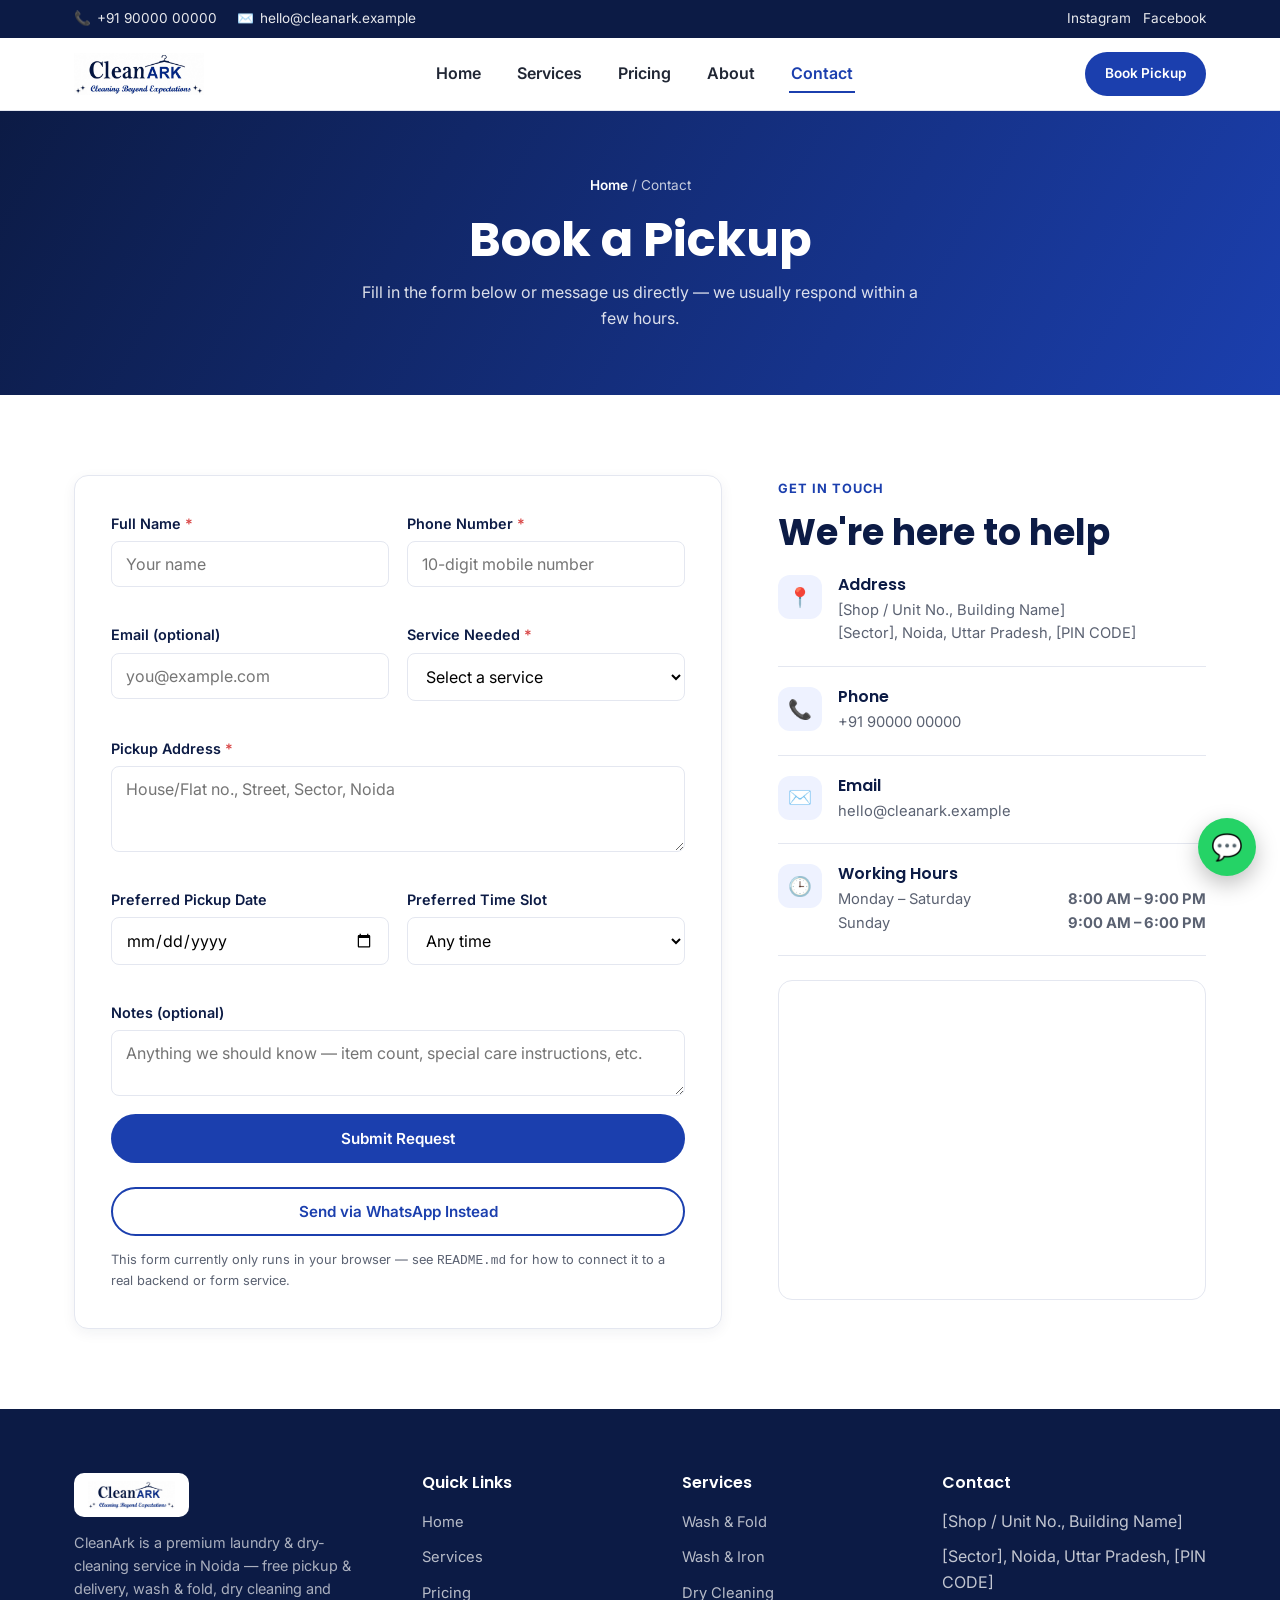
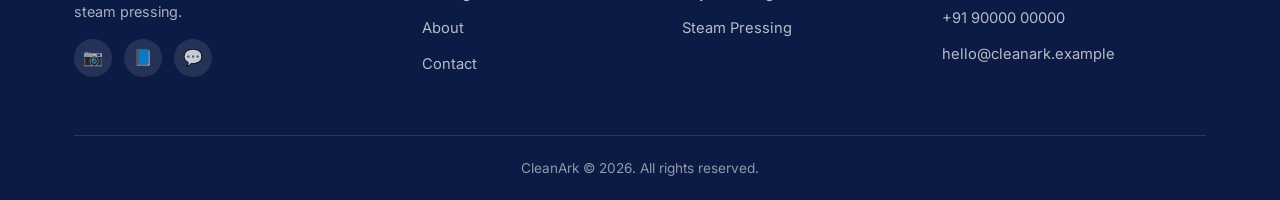
<file: contact.html>
<!DOCTYPE html>
<html lang="en">
<head>
<meta charset="UTF-8">
<meta name="viewport" content="width=device-width, initial-scale=1.0">
<title>Contact & Book a Pickup — CleanArk, Noida</title>
<meta name="description" content="Book a laundry pickup with CleanArk in Noida, or get in touch by phone, email or WhatsApp.">
<link rel="icon" type="image/png" href="images/favicon-32.png">
<link rel="preconnect" href="https://fonts.googleapis.com">
<link rel="preconnect" href="https://fonts.gstatic.com" crossorigin>
<link href="https://fonts.googleapis.com/css2?family=Poppins:wght@600;700&family=Inter:wght@400;500;600;700&display=swap" rel="stylesheet">
<link rel="stylesheet" href="css/style.css">
</head>
<body>

<!-- ============================= HEADER ============================= -->
<header class="site-header">
  <div class="topbar">
    <div class="container">
      <div class="topbar-left">
        <span>📞 <a data-bind="contact.phoneDisplay" data-href="contact.phoneLink" data-href-prefix="tel:" href="#">phone</a></span>
        <span>✉️ <a data-bind="contact.email" data-href="contact.email" data-href-prefix="mailto:" href="#">email</a></span>
      </div>
      <div class="topbar-social">
        <a data-href="social.instagram" href="#">Instagram</a>
        <a data-href="social.facebook" href="#">Facebook</a>
      </div>
    </div>
  </div>
  <div class="container">
    <div class="nav-wrap">
      <a href="index.html" class="brand">
        <img data-src="business.logo" src="images/logo.png" alt="CleanArk logo">
      </a>
      <ul class="nav-links" data-render="nav"></ul>
      <div class="nav-cta">
        <a class="btn btn-primary btn-sm" data-whatsapp-link href="#" target="_blank" rel="noopener">Book Pickup</a>
      </div>
      <button class="nav-toggle" aria-label="Toggle menu"><span></span><span></span><span></span></button>
    </div>
  </div>
</header>

<!-- ============================= PAGE HERO ============================= -->
<section class="page-hero">
  <div class="container">
    <div class="breadcrumb"><a href="index.html">Home</a> / Contact</div>
    <h1>Book a Pickup</h1>
    <p>Fill in the form below or message us directly — we usually respond within a few hours.</p>
  </div>
</section>

<!-- ============================= FORM + INFO ============================= -->
<section class="section">
  <div class="container two-col" style="align-items:flex-start;">

    <!-- Booking form -->
    <div class="form-card">
      <div class="form-success" id="form-success">Thanks! Your pickup request details are ready. Since this site isn't connected to a backend yet, please also tap "Send via WhatsApp" below so we actually receive your request.</div>

      <form id="booking-form" novalidate>
        <div class="form-grid">
          <div class="form-group" data-required="true">
            <label for="name">Full Name <span class="required">*</span></label>
            <input type="text" id="name" name="name" placeholder="Your name">
            <span class="error-text">Please enter your name.</span>
          </div>
          <div class="form-group" data-required="true">
            <label for="phone">Phone Number <span class="required">*</span></label>
            <input type="tel" id="phone" name="phone" placeholder="10-digit mobile number">
            <span class="error-text">Please enter a valid phone number.</span>
          </div>
          <div class="form-group">
            <label for="email">Email (optional)</label>
            <input type="email" id="email" name="email" placeholder="you@example.com">
            <span class="error-text">Please enter a valid email.</span>
          </div>
          <div class="form-group" data-required="true">
            <label for="service">Service Needed <span class="required">*</span></label>
            <select id="service" name="service" data-render="service-options"></select>
            <span class="error-text">Please select a service.</span>
          </div>
          <div class="form-group full" data-required="true">
            <label for="address">Pickup Address <span class="required">*</span></label>
            <textarea id="address" name="address" rows="3" placeholder="House/Flat no., Street, Sector, Noida"></textarea>
            <span class="error-text">Please enter your pickup address.</span>
          </div>
          <div class="form-group" data-required="true">
            <label for="pickupDate">Preferred Pickup Date</label>
            <input type="date" id="pickupDate" name="pickupDate">
            <span class="error-text">Please choose a date.</span>
          </div>
          <div class="form-group">
            <label for="pickupTime">Preferred Time Slot</label>
            <select id="pickupTime" name="pickupTime">
              <option value="">Any time</option>
              <option value="Morning (9am - 12pm)">Morning (9am – 12pm)</option>
              <option value="Afternoon (12pm - 4pm)">Afternoon (12pm – 4pm)</option>
              <option value="Evening (4pm - 8pm)">Evening (4pm – 8pm)</option>
            </select>
          </div>
          <div class="form-group full">
            <label for="notes">Notes (optional)</label>
            <textarea id="notes" name="notes" rows="2" placeholder="Anything we should know — item count, special care instructions, etc."></textarea>
          </div>
        </div>

        <button type="submit" class="btn btn-primary btn-block">Submit Request</button>
        <button type="button" id="send-whatsapp-btn" class="btn btn-outline btn-block mt-24">Send via WhatsApp Instead</button>
        <p style="font-size:0.8rem;margin-top:14px;">This form currently only runs in your browser — see <code>README.md</code> for how to connect it to a real backend or form service.</p>
      </form>
    </div>

    <!-- Contact info -->
    <div>
      <span class="eyebrow">Get in Touch</span>
      <h2>We're here to help</h2>

      <div class="info-card">
        <div class="icon">📍</div>
        <div>
          <h4>Address</h4>
          <p data-bind="contact.addressLine1"></p>
          <p data-bind="contact.addressLine2"></p>
        </div>
      </div>
      <div class="info-card">
        <div class="icon">📞</div>
        <div>
          <h4>Phone</h4>
          <p><a data-bind="contact.phoneDisplay" data-href="contact.phoneLink" data-href-prefix="tel:" href="#"></a></p>
        </div>
      </div>
      <div class="info-card">
        <div class="icon">✉️</div>
        <div>
          <h4>Email</h4>
          <p><a data-bind="contact.email" data-href="contact.email" data-href-prefix="mailto:" href="#"></a></p>
        </div>
      </div>
      <div class="info-card">
        <div class="icon">🕒</div>
        <div style="width:100%;">
          <h4>Working Hours</h4>
          <div data-render="hours" style="font-size:0.92rem;color:var(--text-muted);"></div>
        </div>
      </div>

      <div class="map-frame mt-24">
        <iframe data-src="contact.mapEmbedUrl" src="" loading="lazy" referrerpolicy="no-referrer-when-downgrade" title="CleanArk location map"></iframe>
      </div>
    </div>
  </div>
</section>

<!-- ============================= FOOTER ============================= -->
<footer class="site-footer">
  <div class="container">
    <div class="footer-grid">
      <div class="footer-brand">
        <img data-src="business.logo" src="images/logo.png" alt="CleanArk logo">
        <p data-bind="business.metaDescription"></p>
        <div class="footer-social">
          <a data-href="social.instagram" href="#" aria-label="Instagram">📷</a>
          <a data-href="social.facebook" href="#" aria-label="Facebook">📘</a>
          <a data-whatsapp-link href="#" target="_blank" rel="noopener" aria-label="WhatsApp">💬</a>
        </div>
      </div>
      <div class="footer-col">
        <h4>Quick Links</h4>
        <ul data-render="nav"></ul>
      </div>
      <div class="footer-col">
        <h4>Services</h4>
        <ul>
          <li><a href="services.html#wash-fold">Wash &amp; Fold</a></li>
          <li><a href="services.html#wash-iron">Wash &amp; Iron</a></li>
          <li><a href="services.html#dry-cleaning">Dry Cleaning</a></li>
          <li><a href="services.html#steam-press">Steam Pressing</a></li>
        </ul>
      </div>
      <div class="footer-col">
        <h4>Contact</h4>
        <ul>
          <li data-bind="contact.addressLine1"></li>
          <li data-bind="contact.addressLine2"></li>
          <li><a data-bind="contact.phoneDisplay" data-href="contact.phoneLink" data-href-prefix="tel:" href="#"></a></li>
          <li><a data-bind="contact.email" data-href="contact.email" data-href-prefix="mailto:" href="#"></a></li>
        </ul>
      </div>
    </div>
    <div class="footer-bottom">
      <span data-bind="business.name"></span> © <span data-render="year"></span>. All rights reserved.
    </div>
  </div>
</footer>

<a class="whatsapp-float" data-whatsapp-link href="#" target="_blank" rel="noopener" aria-label="Chat on WhatsApp">💬</a>

<script src="js/config.js"></script>
<script src="js/site.js"></script>
</body>
</html>
</file>
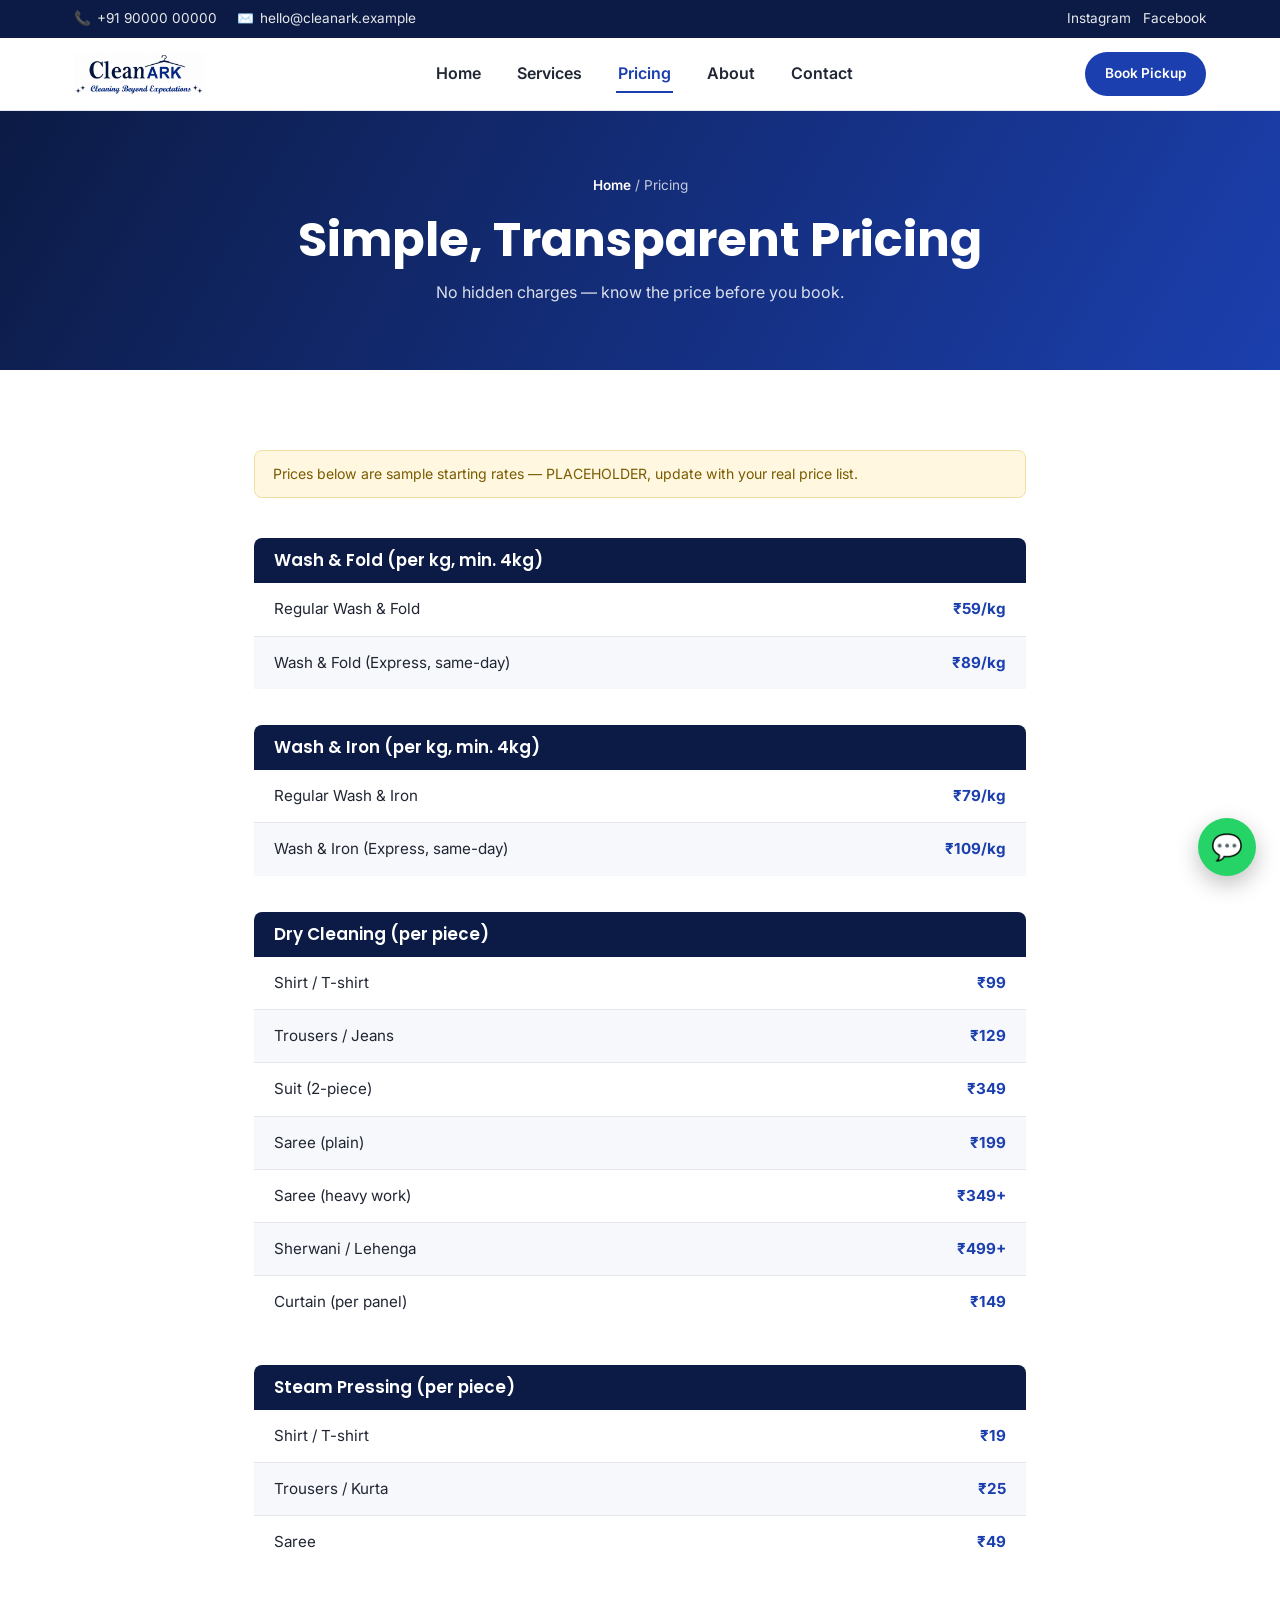
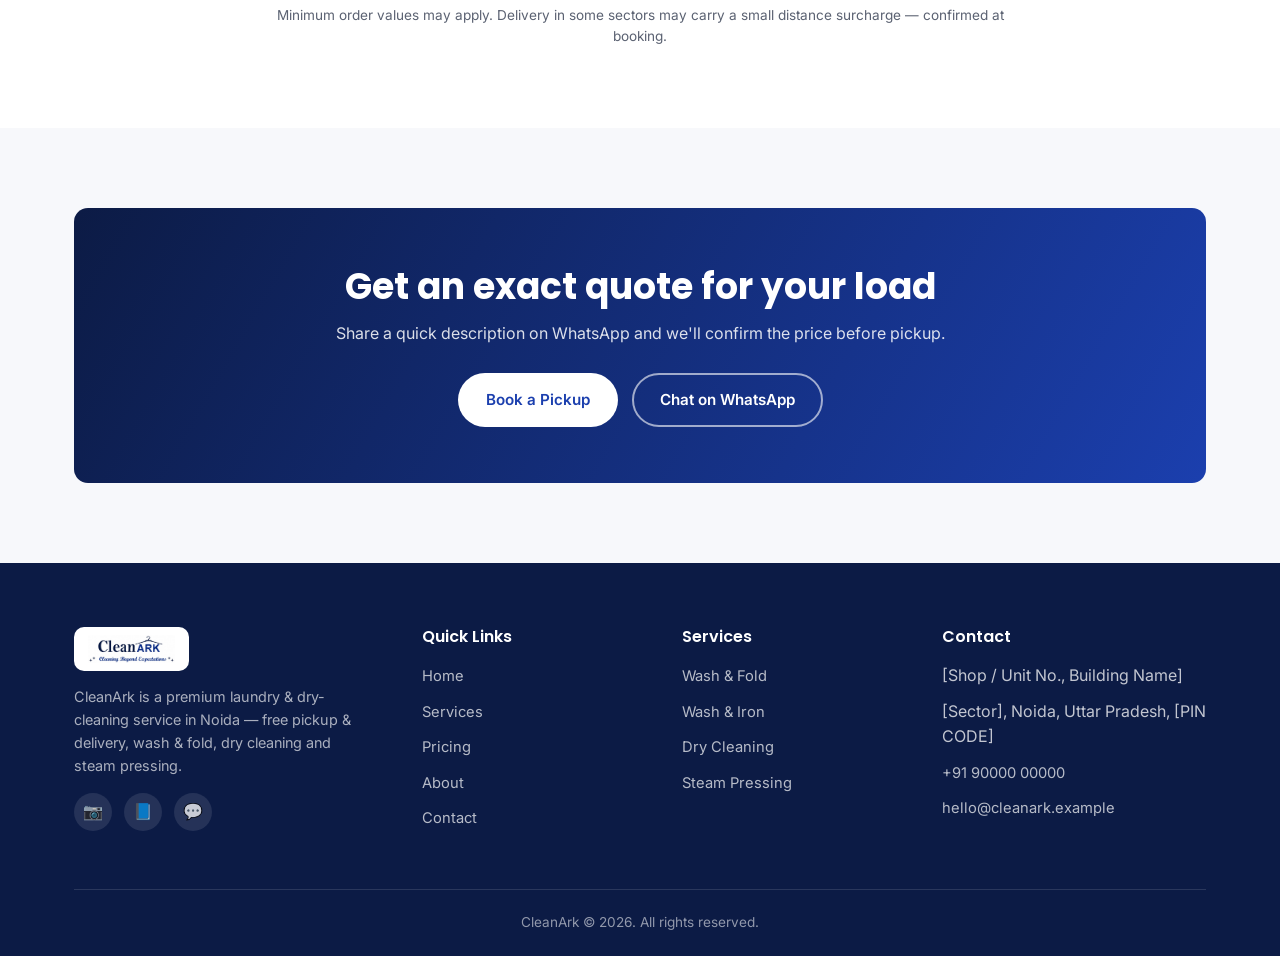
<file: pricing.html>
<!DOCTYPE html>
<html lang="en">
<head>
<meta charset="UTF-8">
<meta name="viewport" content="width=device-width, initial-scale=1.0">
<title>Pricing — CleanArk Laundry & Dry Cleaning, Noida</title>
<meta name="description" content="See CleanArk's laundry, dry cleaning and steam pressing rates in Noida — simple, transparent pricing with no hidden charges.">
<link rel="icon" type="image/png" href="images/favicon-32.png">
<link rel="preconnect" href="https://fonts.googleapis.com">
<link rel="preconnect" href="https://fonts.gstatic.com" crossorigin>
<link href="https://fonts.googleapis.com/css2?family=Poppins:wght@600;700&family=Inter:wght@400;500;600;700&display=swap" rel="stylesheet">
<link rel="stylesheet" href="css/style.css">
</head>
<body>

<!-- ============================= HEADER ============================= -->
<header class="site-header">
  <div class="topbar">
    <div class="container">
      <div class="topbar-left">
        <span>📞 <a data-bind="contact.phoneDisplay" data-href="contact.phoneLink" data-href-prefix="tel:" href="#">phone</a></span>
        <span>✉️ <a data-bind="contact.email" data-href="contact.email" data-href-prefix="mailto:" href="#">email</a></span>
      </div>
      <div class="topbar-social">
        <a data-href="social.instagram" href="#">Instagram</a>
        <a data-href="social.facebook" href="#">Facebook</a>
      </div>
    </div>
  </div>
  <div class="container">
    <div class="nav-wrap">
      <a href="index.html" class="brand">
        <img data-src="business.logo" src="images/logo.png" alt="CleanArk logo">
      </a>
      <ul class="nav-links" data-render="nav"></ul>
      <div class="nav-cta">
        <a class="btn btn-primary btn-sm" data-whatsapp-link href="#" target="_blank" rel="noopener">Book Pickup</a>
      </div>
      <button class="nav-toggle" aria-label="Toggle menu"><span></span><span></span><span></span></button>
    </div>
  </div>
</header>

<!-- ============================= PAGE HERO ============================= -->
<section class="page-hero">
  <div class="container">
    <div class="breadcrumb"><a href="index.html">Home</a> / Pricing</div>
    <h1>Simple, Transparent Pricing</h1>
    <p>No hidden charges — know the price before you book.</p>
  </div>
</section>

<!-- ============================= PRICING TABLE ============================= -->
<section class="section">
  <div class="container" style="max-width:820px;">
    <div class="pricing-note" data-render="pricing-note"></div>
    <div data-render="pricing"></div>
    <p class="text-center" style="font-size:0.85rem;margin-top:10px;">Minimum order values may apply. Delivery in some sectors may carry a small distance surcharge — confirmed at booking.</p>
  </div>
</section>

<!-- ============================= CTA ============================= -->
<section class="section section-alt">
  <div class="container">
    <div class="cta-banner">
      <h2>Get an exact quote for your load</h2>
      <p>Share a quick description on WhatsApp and we'll confirm the price before pickup.</p>
      <div class="hero-actions" style="justify-content:center;">
        <a href="contact.html" class="btn btn-light">Book a Pickup</a>
        <a data-whatsapp-link href="#" target="_blank" rel="noopener" class="btn btn-outline-light">Chat on WhatsApp</a>
      </div>
    </div>
  </div>
</section>

<!-- ============================= FOOTER ============================= -->
<footer class="site-footer">
  <div class="container">
    <div class="footer-grid">
      <div class="footer-brand">
        <img data-src="business.logo" src="images/logo.png" alt="CleanArk logo">
        <p data-bind="business.metaDescription"></p>
        <div class="footer-social">
          <a data-href="social.instagram" href="#" aria-label="Instagram">📷</a>
          <a data-href="social.facebook" href="#" aria-label="Facebook">📘</a>
          <a data-whatsapp-link href="#" target="_blank" rel="noopener" aria-label="WhatsApp">💬</a>
        </div>
      </div>
      <div class="footer-col">
        <h4>Quick Links</h4>
        <ul data-render="nav"></ul>
      </div>
      <div class="footer-col">
        <h4>Services</h4>
        <ul>
          <li><a href="services.html#wash-fold">Wash &amp; Fold</a></li>
          <li><a href="services.html#wash-iron">Wash &amp; Iron</a></li>
          <li><a href="services.html#dry-cleaning">Dry Cleaning</a></li>
          <li><a href="services.html#steam-press">Steam Pressing</a></li>
        </ul>
      </div>
      <div class="footer-col">
        <h4>Contact</h4>
        <ul>
          <li data-bind="contact.addressLine1"></li>
          <li data-bind="contact.addressLine2"></li>
          <li><a data-bind="contact.phoneDisplay" data-href="contact.phoneLink" data-href-prefix="tel:" href="#"></a></li>
          <li><a data-bind="contact.email" data-href="contact.email" data-href-prefix="mailto:" href="#"></a></li>
        </ul>
      </div>
    </div>
    <div class="footer-bottom">
      <span data-bind="business.name"></span> © <span data-render="year"></span>. All rights reserved.
    </div>
  </div>
</footer>

<a class="whatsapp-float" data-whatsapp-link href="#" target="_blank" rel="noopener" aria-label="Chat on WhatsApp">💬</a>

<script src="js/config.js"></script>
<script src="js/site.js"></script>
</body>
</html>
</file>
<file: styles.css>
/* ==========================================================================
   CleanARK Dry Cleaners - Official Stylesheet
   Theme: Luxury Navy, Crisp Sky & Gold Accent
   ========================================================================== */

:root {
  /* Brand Colors */
  --primary: #0a2258;
  --primary-dark: #061538;
  --primary-light: #183b8b;
  --primary-rgb: 10, 34, 88;
  
  --secondary: #0284c7;
  --secondary-light: #38bdf8;
  --secondary-soft: #f0f9ff;
  
  --accent-gold: #f59e0b;
  --accent-gold-hover: #d97706;
  --accent-gold-soft: #fef3c7;
  
  --whatsapp: #25d366;
  --whatsapp-hover: #1eb956;
  --whatsapp-dark: #128c7e;

  /* Neutrals */
  --bg-white: #ffffff;
  --bg-light: #f8fafc;
  --bg-muted: #f1f5f9;
  --text-dark: #0f172a;
  --text-body: #334155;
  --text-muted: #64748b;
  --border-light: #e2e8f0;
  --border-subtle: #edf2f7;

  /* Shadows */
  --shadow-sm: 0 2px 4px rgba(10, 34, 88, 0.04);
  --shadow-md: 0 4px 12px rgba(10, 34, 88, 0.08);
  --shadow-lg: 0 12px 30px rgba(10, 34, 88, 0.12);
  --shadow-xl: 0 20px 40px rgba(10, 34, 88, 0.16);
  --shadow-gold: 0 10px 25px rgba(245, 158, 11, 0.28);
  --shadow-primary: 0 10px 25px rgba(10, 34, 88, 0.25);
  --shadow-whatsapp: 0 8px 24px rgba(37, 211, 102, 0.4);

  /* Fonts */
  --font-heading: 'Outfit', sans-serif;
  --font-body: 'Plus Jakarta Sans', sans-serif;
  --font-serif: 'Playfair Display', Georgia, serif;

  /* Transitions & Border Radius */
  --transition-fast: 0.2s ease;
  --transition-normal: 0.3s cubic-bezier(0.16, 1, 0.3, 1);
  --transition-slow: 0.6s cubic-bezier(0.16, 1, 0.3, 1);
  --radius-sm: 8px;
  --radius-md: 14px;
  --radius-lg: 22px;
  --radius-xl: 30px;
  --radius-full: 9999px;
}

/* ==================== RESET & BASE ==================== */
*, *::before, *::after {
  box-sizing: border-box;
  margin: 0;
  padding: 0;
}

html {
  scroll-behavior: smooth;
  font-size: 16px;
}

body {
  font-family: var(--font-body);
  color: var(--text-body);
  background-color: var(--bg-white);
  line-height: 1.6;
  overflow-x: hidden;
  -webkit-font-smoothing: antialiased;
}

img {
  max-width: 100%;
  height: auto;
  display: block;
}

a {
  text-decoration: none;
  color: inherit;
  transition: color var(--transition-fast);
}

ul {
  list-style: none;
}

button, input, select, textarea {
  font-family: inherit;
  font-size: 1rem;
}

.container {
  width: 100%;
  max-width: 1240px;
  margin: 0 auto;
  padding: 0 24px;
}

.section-padding {
  padding: 85px 0;
}

.bg-light {
  background-color: var(--bg-light);
}

/* ==================== PRELOADER ANIMATION ==================== */
.page-loader {
  position: fixed;
  inset: 0;
  background: radial-gradient(circle at center, #0f2b68 0%, #061538 100%);
  display: flex;
  justify-content: center;
  align-items: center;
  z-index: 999999;
  transition: opacity 0.6s ease, visibility 0.6s ease;
}

.page-loader.hidden {
  opacity: 0;
  visibility: hidden;
  pointer-events: none;
}

.loader-content {
  text-align: center;
  max-width: 320px;
  width: 90%;
}

.loader-logo-wrap {
  position: relative;
  display: inline-block;
  margin-bottom: 25px;
  animation: logoPulse 2s ease-in-out infinite alternate;
}

.loader-logo {
  max-width: 250px;
  filter: brightness(0) invert(1) drop-shadow(0 4px 15px rgba(255, 255, 255, 0.3));
}

.hanger-sparkle {
  position: absolute;
  top: -10px;
  right: 15px;
}

.sparkle-dot {
  position: absolute;
  color: var(--accent-gold);
  font-size: 1.2rem;
  animation: sparkleTwinkle 1.5s infinite ease-in-out alternate;
}

.dot-1 { top: -10px; right: 0; animation-delay: 0s; }
.dot-2 { top: 15px; right: -20px; animation-delay: 0.5s; font-size: 0.8rem; }
.dot-3 { top: -20px; left: -10px; animation-delay: 0.9s; font-size: 1rem; }

.loader-bar-wrap {
  width: 100%;
  height: 4px;
  background: rgba(255, 255, 255, 0.15);
  border-radius: var(--radius-full);
  overflow: hidden;
  margin-bottom: 16px;
}

.loader-bar-progress {
  width: 0%;
  height: 100%;
  background: linear-gradient(90deg, var(--secondary-light), var(--accent-gold));
  border-radius: var(--radius-full);
  animation: progressFill 1.8s ease-in-out forwards;
}

.loader-tagline {
  color: #cbd5e1;
  font-size: 0.9rem;
  letter-spacing: 1.5px;
  text-transform: uppercase;
  font-weight: 500;
}

@keyframes logoPulse {
  0% { transform: scale(0.97); }
  100% { transform: scale(1.03); }
}

@keyframes sparkleTwinkle {
  0% { transform: scale(0.6) rotate(0deg); opacity: 0.3; }
  100% { transform: scale(1.3) rotate(45deg); opacity: 1; }
}

@keyframes progressFill {
  0% { width: 5%; }
  60% { width: 75%; }
  100% { width: 100%; }
}

/* ==================== ANNOUNCEMENT BAR ==================== */
.top-announcement-bar {
  background: linear-gradient(90deg, #07173b 0%, #0d2a6b 50%, #07173b 100%);
  color: #ffffff;
  padding: 9px 0;
  font-size: 0.85rem;
  position: relative;
  z-index: 1001;
  border-bottom: 1px solid rgba(255, 255, 255, 0.1);
}

.announcement-content {
  display: flex;
  align-items: center;
  justify-content: center;
  gap: 14px;
  flex-wrap: wrap;
  text-align: center;
}

.badge-pill {
  display: inline-flex;
  align-items: center;
  gap: 5px;
  background: linear-gradient(135deg, #f59e0b, #d97706);
  color: #ffffff;
  padding: 3px 10px;
  border-radius: var(--radius-full);
  font-size: 0.72rem;
  font-weight: 700;
  letter-spacing: 0.5px;
}

.pulse-glow {
  animation: badgeGlow 2s infinite alternate;
}

@keyframes badgeGlow {
  0% { box-shadow: 0 0 5px rgba(245, 158, 11, 0.4); }
  100% { box-shadow: 0 0 15px rgba(245, 158, 11, 0.9); }
}

.divider {
  opacity: 0.4;
}

.phone-link {
  color: var(--secondary-light);
  font-weight: 700;
  display: inline-flex;
  align-items: center;
  gap: 5px;
}

.phone-link:hover {
  color: #ffffff;
  text-decoration: underline;
}

/* ==================== HEADER & NAVBAR ==================== */
.site-header {
  position: sticky;
  top: 0;
  left: 0;
  right: 0;
  background-color: rgba(255, 255, 255, 0.96);
  backdrop-filter: blur(12px);
  -webkit-backdrop-filter: blur(12px);
  z-index: 1000;
  border-bottom: 1px solid var(--border-light);
  transition: all var(--transition-normal);
}

.site-header.scrolled {
  box-shadow: var(--shadow-md);
  padding: 4px 0;
}

.header-inner {
  display: flex;
  align-items: center;
  justify-content: space-between;
  height: 76px;
}

.brand-logo-link {
  display: flex;
  align-items: center;
  flex-shrink: 0;
}

.brand-logo-img {
  height: 48px;
  width: auto;
  object-fit: contain;
  transition: transform var(--transition-fast);
}

.brand-logo-link:hover .brand-logo-img {
  transform: scale(1.03);
}

.nav-list {
  display: flex;
  align-items: center;
  gap: 26px;
}

.nav-link {
  font-weight: 600;
  font-size: 0.92rem;
  color: var(--text-dark);
  position: relative;
  padding: 6px 0;
}

.nav-link::after {
  content: '';
  position: absolute;
  bottom: 0;
  left: 0;
  width: 0;
  height: 2.5px;
  background-color: var(--primary);
  border-radius: var(--radius-full);
  transition: width var(--transition-normal);
}

.nav-link:hover,
.nav-link.active {
  color: var(--primary);
}

.nav-link:hover::after,
.nav-link.active::after {
  width: 100%;
}

.header-actions {
  display: flex;
  align-items: center;
  gap: 12px;
}

/* Mobile Toggle Hamburger */
.mobile-toggle-btn {
  display: none;
  flex-direction: column;
  justify-content: space-between;
  width: 28px;
  height: 20px;
  background: transparent;
  border: none;
  cursor: pointer;
}

.mobile-toggle-btn span {
  display: block;
  height: 3px;
  width: 100%;
  background-color: var(--primary);
  border-radius: 3px;
  transition: all var(--transition-normal);
}

/* Mobile Drawer */
.mobile-menu-overlay {
  position: fixed;
  inset: 0;
  background: rgba(10, 25, 60, 0.6);
  z-index: 1090;
  opacity: 0;
  visibility: hidden;
  transition: all var(--transition-normal);
}

.mobile-menu-overlay.active {
  opacity: 1;
  visibility: visible;
}

.mobile-drawer {
  position: fixed;
  top: 0;
  right: -320px;
  width: 300px;
  height: 100vh;
  background: #ffffff;
  z-index: 1100;
  box-shadow: -5px 0 25px rgba(0, 0, 0, 0.15);
  display: flex;
  flex-direction: column;
  justify-content: space-between;
  padding: 24px;
  transition: right var(--transition-slow);
  overflow-y: auto;
}

.mobile-drawer.active {
  right: 0;
}

.mobile-drawer-header {
  display: flex;
  align-items: center;
  justify-content: space-between;
  border-bottom: 1px solid var(--border-light);
  padding-bottom: 16px;
  margin-bottom: 20px;
}

.drawer-logo {
  height: 38px;
}

.drawer-close-btn {
  font-size: 2rem;
  background: none;
  border: none;
  cursor: pointer;
  color: var(--text-dark);
  line-height: 1;
}

.drawer-nav li {
  margin-bottom: 14px;
}

.drawer-link {
  font-size: 1.05rem;
  font-weight: 600;
  color: var(--text-dark);
  display: block;
  padding: 8px 0;
}

.drawer-link:hover {
  color: var(--primary);
  transform: translateX(5px);
}

.drawer-footer {
  border-top: 1px solid var(--border-light);
  padding-top: 20px;
  display: flex;
  flex-direction: column;
  gap: 10px;
}

.drawer-contact-btn, .drawer-whatsapp-btn {
  display: flex;
  align-items: center;
  justify-content: center;
  gap: 8px;
  padding: 10px;
  border-radius: var(--radius-sm);
  font-weight: 600;
  font-size: 0.9rem;
}

.drawer-contact-btn {
  background: var(--bg-muted);
  color: var(--primary);
}

.drawer-whatsapp-btn {
  background: var(--whatsapp);
  color: #ffffff;
}

.drawer-address {
  font-size: 0.78rem;
  color: var(--text-muted);
  margin-top: 6px;
  line-height: 1.4;
}

/* ==================== BUTTONS ==================== */
.btn {
  display: inline-flex;
  align-items: center;
  justify-content: center;
  gap: 8px;
  font-weight: 700;
  font-size: 0.92rem;
  padding: 10px 22px;
  border-radius: var(--radius-full);
  cursor: pointer;
  border: 2px solid transparent;
  transition: all var(--transition-fast);
  white-space: nowrap;
}

.btn-primary {
  background: linear-gradient(135deg, var(--primary) 0%, #153b8f 100%);
  color: #ffffff;
  box-shadow: var(--shadow-primary);
}

.btn-primary:hover {
  background: linear-gradient(135deg, #07173b 0%, var(--primary) 100%);
  transform: translateY(-2px);
  box-shadow: 0 8px 20px rgba(10, 34, 88, 0.35);
}

.btn-outline {
  background: transparent;
  border-color: var(--primary);
  color: var(--primary);
}

.btn-outline:hover {
  background-color: var(--primary);
  color: #ffffff;
  transform: translateY(-2px);
}

.btn-outline-sm {
  font-size: 0.82rem;
  padding: 6px 14px;
  border: 1.5px solid var(--border-light);
  background: #ffffff;
  color: var(--text-body);
  border-radius: var(--radius-full);
}

.btn-outline-sm:hover {
  border-color: var(--primary);
  color: var(--primary);
}

.btn-lg {
  padding: 14px 28px;
  font-size: 1.02rem;
}

.btn-block {
  width: 100%;
}

.btn-whatsapp {
  background: linear-gradient(135deg, #25d366 0%, #128c7e 100%);
  color: #ffffff;
  box-shadow: var(--shadow-whatsapp);
}

.btn-whatsapp:hover {
  background: linear-gradient(135deg, #20ba59 0%, #0d6b60 100%);
  transform: translateY(-2px);
  box-shadow: 0 10px 25px rgba(37, 211, 102, 0.5);
}

.btn-whatsapp-nav {
  background: #e8f9ef;
  color: #0b8043;
  border: 1.5px solid rgba(37, 211, 102, 0.3);
  padding: 8px 16px;
  font-size: 0.85rem;
}

.btn-whatsapp-nav:hover {
  background: var(--whatsapp);
  color: #ffffff;
}

.btn-warning-express {
  background: linear-gradient(135deg, #f59e0b 0%, #d97706 100%);
  color: #ffffff;
  box-shadow: var(--shadow-gold);
}

.btn-warning-express:hover {
  transform: translateY(-2px);
  box-shadow: 0 8px 25px rgba(245, 158, 11, 0.45);
}

.shadow-pulse {
  animation: buttonPulse 2.5s infinite;
}

@keyframes buttonPulse {
  0% { box-shadow: 0 0 0 0 rgba(10, 34, 88, 0.4); }
  70% { box-shadow: 0 0 0 14px rgba(10, 34, 88, 0); }
  100% { box-shadow: 0 0 0 0 rgba(10, 34, 88, 0); }
}

/* ==================== HERO SECTION ==================== */
.hero-section {
  position: relative;
  background: linear-gradient(135deg, #f0f7ff 0%, #e2eeff 50%, #fdfefe 100%);
  padding: 60px 0 100px;
  overflow: hidden;
}

.bubble-canvas {
  position: absolute;
  top: 0;
  left: 0;
  width: 100%;
  height: 100%;
  pointer-events: none;
  z-index: 1;
}

.hero-container {
  position: relative;
  z-index: 2;
}

.hero-grid {
  display: grid;
  grid-template-columns: 1.15fr 0.85fr;
  gap: 50px;
  align-items: center;
}

.badge-wrapper {
  display: flex;
  flex-wrap: wrap;
  gap: 10px;
  margin-bottom: 20px;
}

.hero-pill {
  display: inline-flex;
  align-items: center;
  gap: 6px;
  padding: 6px 14px;
  border-radius: var(--radius-full);
  font-size: 0.78rem;
  font-weight: 700;
  letter-spacing: 0.5px;
}

.pickup-pill {
  background-color: #e0f2fe;
  color: #0369a1;
  border: 1px solid #bae6fd;
}

.discount-pill {
  background-color: #fef3c7;
  color: #b45309;
  border: 1px solid #fde68a;
}

.express-pill {
  background-color: #fee2e2;
  color: #b91c1c;
  border: 1px solid #fecaca;
}

.hero-title {
  display: flex;
  flex-direction: column;
  gap: 8px;
  margin-bottom: 22px;
}

.title-sub {
  font-family: var(--font-heading);
  font-size: 1rem;
  font-weight: 700;
  color: var(--secondary);
  text-transform: uppercase;
  letter-spacing: 2px;
}

.title-main {
  font-family: var(--font-heading);
  font-size: clamp(2.4rem, 4.5vw, 3.4rem);
  font-weight: 800;
  color: var(--primary);
  line-height: 1.15;
}

.title-highlight {
  font-family: var(--font-serif);
  font-size: clamp(1.2rem, 2.2vw, 1.6rem);
  color: var(--accent-gold-hover);
  font-style: italic;
  font-weight: 600;
  letter-spacing: 0.5px;
}

.hero-desc {
  font-size: 1.05rem;
  line-height: 1.7;
  color: var(--text-body);
  margin-bottom: 30px;
  max-width: 580px;
}

.hero-cta-group {
  display: flex;
  flex-wrap: wrap;
  gap: 16px;
  margin-bottom: 40px;
}

.hero-trust-badges {
  display: grid;
  grid-template-columns: repeat(2, 1fr);
  gap: 16px 20px;
  border-top: 1px solid rgba(10, 34, 88, 0.1);
  padding-top: 25px;
}

.trust-item {
  display: flex;
  align-items: center;
  gap: 12px;
}

.trust-icon {
  width: 42px;
  height: 42px;
  border-radius: var(--radius-md);
  background: #ffffff;
  box-shadow: var(--shadow-sm);
  color: var(--primary);
  display: flex;
  align-items: center;
  justify-content: center;
  font-size: 1.15rem;
  flex-shrink: 0;
}

.trust-text {
  display: flex;
  flex-direction: column;
}

.trust-text strong {
  font-size: 0.85rem;
  color: var(--primary);
  font-weight: 800;
  letter-spacing: 0.3px;
}

.trust-text span {
  font-size: 0.75rem;
  color: var(--text-muted);
}

/* Hero Visual & Floating Cards */
.hero-visual {
  position: relative;
}

.hero-image-card {
  position: relative;
  border-radius: var(--radius-xl);
  overflow: visible;
  box-shadow: var(--shadow-xl);
}

.hero-main-img {
  width: 100%;
  border-radius: var(--radius-xl);
  object-fit: cover;
  aspect-ratio: 4/3;
  display: block;
}

.img-overlay-gradient {
  position: absolute;
  inset: 0;
  border-radius: var(--radius-xl);
  background: linear-gradient(180deg, rgba(10, 34, 88, 0) 60%, rgba(10, 34, 88, 0.35) 100%);
  pointer-events: none;
}

/* Floating Badges */
.floating-badge {
  position: absolute;
  background: #ffffff;
  padding: 12px 18px;
  border-radius: var(--radius-lg);
  box-shadow: var(--shadow-lg);
  display: flex;
  align-items: center;
  gap: 12px;
  z-index: 3;
}

.badge-discount {
  top: -18px;
  right: -18px;
  background: linear-gradient(135deg, #0a2258 0%, #153b8f 100%);
  color: #ffffff;
  border: 3px solid #ffffff;
}

.big-percent {
  font-size: 1.8rem;
  font-weight: 800;
  color: var(--accent-gold);
  line-height: 1;
}

.badge-sub {
  font-size: 0.72rem;
  font-weight: 700;
  letter-spacing: 0.5px;
  line-height: 1.2;
}

.badge-express {
  bottom: 25px;
  left: -25px;
  background: #ffffff;
  color: var(--primary);
  border-left: 4px solid var(--accent-gold);
}

.badge-express i {
  font-size: 1.6rem;
  color: var(--accent-gold-hover);
}

.badge-express strong {
  display: block;
  font-size: 0.85rem;
  font-weight: 800;
}

.badge-express span {
  font-size: 0.75rem;
  color: var(--text-muted);
}

.floating-stat-card {
  position: absolute;
  bottom: -22px;
  right: 25px;
  background: #ffffff;
  padding: 10px 18px;
  border-radius: var(--radius-full);
  box-shadow: var(--shadow-lg);
  display: flex;
  align-items: center;
  gap: 10px;
  z-index: 3;
}

.stat-icon-wrap {
  width: 36px;
  height: 36px;
  border-radius: 50%;
  background: #e0f2fe;
  color: var(--secondary);
  display: flex;
  align-items: center;
  justify-content: center;
}

.stat-info strong {
  display: block;
  font-size: 0.82rem;
  color: var(--primary);
}

.stat-info span {
  font-size: 0.72rem;
  color: var(--text-muted);
}

/* Floating Animations */
.float-anim-1 { animation: floatSlow 5s ease-in-out infinite alternate; }
.float-anim-2 { animation: floatMedium 4s ease-in-out infinite alternate 0.8s; }
.float-anim-3 { animation: floatSlow 6s ease-in-out infinite alternate 1.5s; }

@keyframes floatSlow {
  0% { transform: translateY(0px) rotate(0deg); }
  100% { transform: translateY(-12px) rotate(1deg); }
}

@keyframes floatMedium {
  0% { transform: translateY(0px) rotate(0deg); }
  100% { transform: translateY(-10px) rotate(-1.5deg); }
}

/* Wave */
.hero-wave {
  position: absolute;
  bottom: 0;
  left: 0;
  width: 100%;
  line-height: 0;
}

.hero-wave svg {
  width: 100%;
  height: 50px;
}

/* ==================== STATS SECTION ==================== */
.stats-section {
  background-color: #ffffff;
  border-bottom: 1px solid var(--border-light);
  padding: 45px 0;
}

.stats-grid {
  display: grid;
  grid-template-columns: repeat(4, 1fr);
  gap: 24px;
}

.stat-box {
  text-align: center;
  padding: 20px;
  background: var(--bg-light);
  border-radius: var(--radius-lg);
  border: 1px solid var(--border-subtle);
  transition: transform var(--transition-fast), box-shadow var(--transition-fast);
}

.stat-box:hover {
  transform: translateY(-4px);
  box-shadow: var(--shadow-md);
  border-color: rgba(10, 34, 88, 0.15);
}

.stat-num {
  font-family: var(--font-heading);
  font-size: 2.3rem;
  font-weight: 800;
  color: var(--primary);
  line-height: 1;
  margin-bottom: 8px;
}

.stat-label {
  font-weight: 700;
  color: var(--text-dark);
  font-size: 0.95rem;
  margin-bottom: 4px;
}

.stat-desc {
  font-size: 0.78rem;
  color: var(--text-muted);
}

/* ==================== SECTION HEADINGS ==================== */
.section-heading {
  max-width: 720px;
  margin: 0 auto 50px;
}

.text-center {
  text-align: center;
}

.section-tag {
  display: inline-block;
  background: var(--secondary-soft);
  color: var(--secondary);
  padding: 4px 14px;
  border-radius: var(--radius-full);
  font-size: 0.78rem;
  font-weight: 800;
  letter-spacing: 1.5px;
  margin-bottom: 12px;
  border: 1px solid rgba(2, 132, 199, 0.2);
}

.section-tag.light-tag {
  background: rgba(255, 255, 255, 0.2);
  color: #ffffff;
  border: 1px solid rgba(255, 255, 255, 0.3);
}

.section-title {
  font-family: var(--font-heading);
  font-size: clamp(1.8rem, 3.2vw, 2.4rem);
  font-weight: 800;
  color: var(--primary);
  line-height: 1.25;
  margin-bottom: 14px;
}

.section-subtitle {
  font-size: 1rem;
  color: var(--text-muted);
  line-height: 1.6;
}

/* ==================== SERVICES GRID ==================== */
.services-grid {
  display: grid;
  grid-template-columns: repeat(3, 1fr);
  gap: 30px;
}

.service-card {
  background: #ffffff;
  border-radius: var(--radius-lg);
  overflow: hidden;
  box-shadow: var(--shadow-sm);
  border: 1px solid var(--border-light);
  transition: transform var(--transition-normal), box-shadow var(--transition-normal), border-color var(--transition-normal);
  display: flex;
  flex-direction: column;
}

.service-card:hover {
  transform: translateY(-8px);
  box-shadow: var(--shadow-xl);
  border-color: rgba(10, 34, 88, 0.2);
}

.service-img-wrap {
  position: relative;
  overflow: hidden;
  aspect-ratio: 16/10;
}

.service-img {
  width: 100%;
  height: 100%;
  object-fit: cover;
  transition: transform var(--transition-slow);
}

.service-card:hover .service-img {
  transform: scale(1.06);
}

.service-badge {
  position: absolute;
  top: 14px;
  right: 14px;
  background: rgba(10, 34, 88, 0.85);
  backdrop-filter: blur(4px);
  color: #ffffff;
  padding: 4px 12px;
  border-radius: var(--radius-full);
  font-size: 0.75rem;
  font-weight: 700;
}

.service-badge.badge-accent {
  background: var(--accent-gold);
  color: #ffffff;
}

.service-body {
  padding: 24px;
  display: flex;
  flex-direction: column;
  flex-grow: 1;
}

.service-icon {
  width: 44px;
  height: 44px;
  background: var(--secondary-soft);
  color: var(--primary);
  border-radius: var(--radius-md);
  display: flex;
  align-items: center;
  justify-content: center;
  font-size: 1.25rem;
  margin-bottom: 14px;
}

.service-title {
  font-family: var(--font-heading);
  font-size: 1.25rem;
  font-weight: 700;
  color: var(--primary);
  margin-bottom: 10px;
}

.service-desc {
  font-size: 0.88rem;
  color: var(--text-muted);
  line-height: 1.55;
  margin-bottom: 16px;
  flex-grow: 1;
}

.service-features {
  margin-bottom: 20px;
  border-top: 1px dashed var(--border-light);
  padding-top: 14px;
}

.service-features li {
  font-size: 0.82rem;
  color: var(--text-body);
  display: flex;
  align-items: center;
  gap: 8px;
  margin-bottom: 6px;
}

.service-features li i {
  color: #10b981;
  font-size: 0.75rem;
}

.service-link {
  font-size: 0.88rem;
  font-weight: 700;
  color: var(--primary);
  display: inline-flex;
  align-items: center;
  gap: 6px;
  margin-top: auto;
}

.service-link:hover {
  color: var(--secondary);
  transform: translateX(4px);
}

/* ==================== PRICE LIST & CATALOG ==================== */
.price-controls-wrap {
  margin-bottom: 30px;
  display: flex;
  flex-direction: column;
  gap: 20px;
}

.search-input-box {
  position: relative;
  max-width: 600px;
  width: 100%;
  margin: 0 auto;
}

.search-input-box i {
  position: absolute;
  left: 18px;
  top: 50%;
  transform: translateY(-50%);
  color: var(--text-muted);
}

.search-input-box input {
  width: 100%;
  padding: 14px 44px 14px 48px;
  border-radius: var(--radius-full);
  border: 1.5px solid var(--border-light);
  background: #ffffff;
  outline: none;
  font-size: 0.95rem;
  box-shadow: var(--shadow-sm);
  transition: all var(--transition-fast);
}

.search-input-box input:focus {
  border-color: var(--primary);
  box-shadow: 0 0 0 4px rgba(10, 34, 88, 0.1);
}

.clear-btn {
  position: absolute;
  right: 14px;
  top: 50%;
  transform: translateY(-50%);
  background: none;
  border: none;
  color: var(--text-muted);
  cursor: pointer;
  display: none;
}

.clear-btn.active {
  display: block;
}

.catalog-tabs {
  display: flex;
  justify-content: center;
  flex-wrap: wrap;
  gap: 10px;
}

.tab-btn {
  display: inline-flex;
  align-items: center;
  gap: 8px;
  padding: 10px 20px;
  border-radius: var(--radius-full);
  background: #ffffff;
  border: 1.5px solid var(--border-light);
  color: var(--text-dark);
  font-weight: 600;
  font-size: 0.88rem;
  cursor: pointer;
  transition: all var(--transition-fast);
}

.tab-btn:hover {
  border-color: var(--primary);
  color: var(--primary);
}

.tab-btn.active {
  background: var(--primary);
  border-color: var(--primary);
  color: #ffffff;
  box-shadow: var(--shadow-primary);
}

.catalog-table-container {
  background: #ffffff;
  border-radius: var(--radius-lg);
  box-shadow: var(--shadow-sm);
  border: 1px solid var(--border-light);
  overflow: hidden;
}

.table-responsive {
  width: 100%;
  overflow-x: auto;
}

.catalog-table {
  width: 100%;
  border-collapse: collapse;
  text-align: left;
}

.catalog-table th {
  background: var(--bg-muted);
  color: var(--primary);
  font-weight: 700;
  font-size: 0.85rem;
  text-transform: uppercase;
  letter-spacing: 0.5px;
  padding: 16px 20px;
  border-bottom: 2px solid var(--border-light);
}

.catalog-table td {
  padding: 14px 20px;
  border-bottom: 1px solid var(--border-subtle);
  font-size: 0.92rem;
  vertical-align: middle;
}

.catalog-table tr:hover td {
  background-color: var(--secondary-soft);
}

.garment-name {
  font-weight: 700;
  color: var(--primary);
}

.badge-category {
  display: inline-block;
  font-size: 0.72rem;
  font-weight: 600;
  padding: 3px 8px;
  border-radius: var(--radius-sm);
  background: var(--bg-muted);
  color: var(--text-muted);
}

.price-tag {
  font-weight: 700;
  color: var(--text-dark);
}

.price-tag.highlight {
  color: var(--secondary);
}

.add-item-btn {
  background: var(--secondary-soft);
  color: var(--primary);
  border: 1px solid rgba(10, 34, 88, 0.15);
  padding: 6px 14px;
  border-radius: var(--radius-full);
  font-size: 0.8rem;
  font-weight: 700;
  cursor: pointer;
  display: inline-flex;
  align-items: center;
  gap: 5px;
  transition: all var(--transition-fast);
}

.add-item-btn:hover {
  background: var(--primary);
  color: #ffffff;
  transform: translateY(-1px);
}

.catalog-footer-note {
  padding: 16px 20px;
  background: var(--bg-light);
  border-top: 1px solid var(--border-light);
  font-size: 0.82rem;
  color: var(--text-muted);
}

/* ==================== ESTIMATE CALCULATOR ==================== */
.calculator-card {
  background: #ffffff;
  border-radius: var(--radius-xl);
  box-shadow: var(--shadow-lg);
  border: 1px solid var(--border-light);
  overflow: hidden;
  max-width: 900px;
  margin: 0 auto;
}

.calc-header {
  background: linear-gradient(135deg, var(--primary) 0%, #173b88 100%);
  color: #ffffff;
  padding: 28px 32px;
  display: flex;
  align-items: center;
  justify-content: space-between;
  flex-wrap: wrap;
  gap: 16px;
}

.bg-gold {
  background: var(--accent-gold);
  color: #ffffff;
}

.calc-title {
  font-family: var(--font-heading);
  font-size: 1.5rem;
  font-weight: 800;
  margin: 8px 0 4px;
}

.calc-sub {
  font-size: 0.85rem;
  opacity: 0.85;
}

.calc-body {
  padding: 32px;
}

.empty-bag-msg {
  text-align: center;
  padding: 40px 20px;
  color: var(--text-muted);
}

.empty-bag-msg i {
  font-size: 3rem;
  color: var(--border-light);
  margin-bottom: 12px;
}

.calc-item-row {
  display: flex;
  align-items: center;
  justify-content: space-between;
  padding: 12px 0;
  border-bottom: 1px solid var(--border-subtle);
  font-size: 0.92rem;
}

.calc-item-info {
  display: flex;
  flex-direction: column;
}

.calc-item-name {
  font-weight: 700;
  color: var(--primary);
}

.calc-item-service {
  font-size: 0.75rem;
  color: var(--text-muted);
}

.calc-item-controls {
  display: flex;
  align-items: center;
  gap: 12px;
}

.qty-btn {
  width: 28px;
  height: 28px;
  border-radius: 50%;
  border: 1px solid var(--border-light);
  background: var(--bg-light);
  cursor: pointer;
  font-weight: 700;
  display: flex;
  align-items: center;
  justify-content: center;
}

.qty-btn:hover {
  background: var(--primary);
  color: #ffffff;
}

.calc-summary {
  margin-top: 24px;
  background: var(--bg-light);
  padding: 20px;
  border-radius: var(--radius-lg);
  border: 1px solid var(--border-light);
}

.calc-row {
  display: flex;
  align-items: center;
  justify-content: space-between;
  margin-bottom: 10px;
  font-size: 0.95rem;
}

.calc-divider {
  height: 1px;
  background: var(--border-light);
  margin: 14px 0;
}

.calc-total-row {
  font-size: 1.25rem;
  font-family: var(--font-heading);
  color: var(--primary);
}

.text-success { color: #10b981; }
.text-primary { color: var(--primary); }
.free-text {
  background: #dcfce7;
  color: #15803d;
  padding: 2px 8px;
  border-radius: var(--radius-sm);
  font-size: 0.8rem;
}

.calc-action-row {
  margin-top: 20px;
}

/* ==================== PACKAGES & SAVER PLANS ==================== */
.packages-grid {
  display: grid;
  grid-template-columns: repeat(3, 1fr);
  gap: 30px;
  align-items: stretch;
}

.package-card {
  background: #ffffff;
  border-radius: var(--radius-xl);
  border: 1px solid var(--border-light);
  padding: 32px 28px;
  display: flex;
  flex-direction: column;
  box-shadow: var(--shadow-sm);
  position: relative;
  transition: transform var(--transition-normal), box-shadow var(--transition-normal);
}

.package-card:hover {
  transform: translateY(-6px);
  box-shadow: var(--shadow-xl);
}

.popular-card {
  border: 2.5px solid var(--primary);
  box-shadow: var(--shadow-lg);
  background: linear-gradient(180deg, #ffffff 0%, #f5f9ff 100%);
}

.popular-ribbon {
  position: absolute;
  top: -14px;
  left: 50%;
  transform: translateX(-50%);
  background: var(--accent-gold);
  color: #ffffff;
  font-size: 0.75rem;
  font-weight: 800;
  padding: 4px 16px;
  border-radius: var(--radius-full);
  letter-spacing: 1px;
  box-shadow: var(--shadow-gold);
}

.package-type {
  font-size: 0.72rem;
  font-weight: 800;
  color: var(--secondary);
  letter-spacing: 1.5px;
  text-transform: uppercase;
}

.package-title {
  font-family: var(--font-heading);
  font-size: 1.4rem;
  font-weight: 800;
  color: var(--primary);
  margin: 4px 0;
}

.package-sub {
  font-size: 0.82rem;
  color: var(--text-muted);
  margin-bottom: 20px;
}

.package-pricing {
  margin-bottom: 24px;
  border-bottom: 1px solid var(--border-light);
  padding-bottom: 20px;
}

.price-line {
  display: flex;
  align-items: baseline;
  gap: 6px;
  margin-bottom: 8px;
}

.rate-large {
  font-family: var(--font-heading);
  font-size: 2rem;
  font-weight: 800;
  color: var(--primary);
}

.per-unit {
  font-size: 0.9rem;
  color: var(--text-muted);
}

.plan-feature-tag {
  margin-left: auto;
  font-size: 0.75rem;
  background: var(--secondary-soft);
  color: var(--primary);
  padding: 3px 8px;
  border-radius: var(--radius-sm);
  font-weight: 600;
}

.package-tiers {
  display: grid;
  grid-template-columns: repeat(3, 1fr);
  gap: 8px;
  margin-bottom: 24px;
}

.tier-box {
  background: var(--bg-light);
  border: 1px solid var(--border-light);
  border-radius: var(--radius-md);
  padding: 10px 6px;
  text-align: center;
  position: relative;
}

.tier-box.best-value {
  border-color: var(--accent-gold);
  background: #fffdf5;
}

.tier-weight {
  font-size: 0.75rem;
  font-weight: 800;
  color: var(--text-dark);
}

.tier-price {
  font-size: 1rem;
  font-weight: 800;
  color: var(--primary);
  margin: 2px 0;
}

.tier-rate {
  font-size: 0.68rem;
  color: var(--text-muted);
}

.tier-badge {
  position: absolute;
  top: -8px;
  left: 50%;
  transform: translateX(-50%);
  background: var(--accent-gold);
  color: #ffffff;
  font-size: 0.58rem;
  font-weight: 800;
  padding: 1px 6px;
  border-radius: var(--radius-full);
}

.package-features {
  margin-bottom: 28px;
  flex-grow: 1;
}

.package-features li {
  font-size: 0.85rem;
  color: var(--text-body);
  display: flex;
  align-items: flex-start;
  gap: 10px;
  margin-bottom: 12px;
}

.package-features li i {
  color: #10b981;
  font-size: 0.95rem;
  margin-top: 3px;
  flex-shrink: 0;
}

/* ==================== HOW IT WORKS ==================== */
.steps-grid {
  display: grid;
  grid-template-columns: repeat(4, 1fr);
  gap: 24px;
  margin-bottom: 50px;
}

.step-card {
  background: #ffffff;
  border-radius: var(--radius-lg);
  padding: 30px 22px;
  border: 1px solid var(--border-light);
  text-align: center;
  position: relative;
  box-shadow: var(--shadow-sm);
  transition: transform var(--transition-normal);
}

.step-card:hover {
  transform: translateY(-6px);
  box-shadow: var(--shadow-md);
}

.step-badge {
  position: absolute;
  top: 16px;
  right: 18px;
  font-family: var(--font-heading);
  font-size: 1.4rem;
  font-weight: 800;
  color: rgba(10, 34, 88, 0.12);
}

.step-icon {
  width: 60px;
  height: 60px;
  border-radius: 50%;
  background: linear-gradient(135deg, var(--secondary-soft) 0%, #e0f2fe 100%);
  color: var(--primary);
  display: flex;
  align-items: center;
  justify-content: center;
  font-size: 1.5rem;
  margin: 0 auto 18px;
}

.step-title {
  font-family: var(--font-heading);
  font-size: 1.1rem;
  font-weight: 700;
  color: var(--primary);
  margin-bottom: 10px;
}

.step-desc {
  font-size: 0.85rem;
  color: var(--text-muted);
  line-height: 1.5;
}

/* Express 40 Min Banner */
.express-banner {
  background: linear-gradient(135deg, #07173b 0%, var(--primary) 100%);
  border-radius: var(--radius-xl);
  color: #ffffff;
  padding: 30px 40px;
  box-shadow: var(--shadow-lg);
}

.express-banner-inner {
  display: flex;
  align-items: center;
  justify-content: space-between;
  flex-wrap: wrap;
  gap: 20px;
}

.express-icon-side {
  display: flex;
  align-items: center;
  gap: 20px;
}

.express-clock-icon {
  width: 56px;
  height: 56px;
  border-radius: 50%;
  background: rgba(245, 158, 11, 0.2);
  color: var(--accent-gold);
  border: 2px solid var(--accent-gold);
  display: flex;
  align-items: center;
  justify-content: center;
  font-size: 1.8rem;
  flex-shrink: 0;
}

.express-title {
  font-family: var(--font-heading);
  font-size: 1.35rem;
  font-weight: 800;
}

.express-text {
  font-size: 0.95rem;
  color: #cbd5e1;
}

/* ==================== STORE LOCATION & GOOGLE MAPS ==================== */
.location-grid {
  display: grid;
  grid-template-columns: 1fr 1fr;
  gap: 40px;
  align-items: stretch;
}

.location-info-card {
  background: #ffffff;
  border-radius: var(--radius-xl);
  padding: 40px;
  border: 1px solid var(--border-light);
  box-shadow: var(--shadow-sm);
  display: flex;
  flex-direction: column;
}

.location-title {
  font-family: var(--font-heading);
  font-size: 1.8rem;
  font-weight: 800;
  color: var(--primary);
  margin-bottom: 12px;
}

.location-desc {
  font-size: 0.95rem;
  color: var(--text-muted);
  margin-bottom: 28px;
}

.location-detail-list {
  display: flex;
  flex-direction: column;
  gap: 18px;
  margin-bottom: 30px;
  flex-grow: 1;
}

.loc-item {
  display: flex;
  align-items: flex-start;
  gap: 14px;
}

.loc-icon {
  width: 40px;
  height: 40px;
  border-radius: var(--radius-md);
  background: var(--secondary-soft);
  color: var(--primary);
  display: flex;
  align-items: center;
  justify-content: center;
  font-size: 1.1rem;
  flex-shrink: 0;
  margin-top: 2px;
}

.loc-content strong {
  display: block;
  font-size: 0.85rem;
  color: var(--primary);
  margin-bottom: 2px;
}

.loc-content p, .loc-content a {
  font-size: 0.88rem;
  color: var(--text-body);
}

.location-actions {
  display: flex;
  flex-wrap: wrap;
  gap: 12px;
}

/* Google Map Wrapper */
.map-embed-wrapper {
  background: #ffffff;
  border-radius: var(--radius-xl);
  overflow: hidden;
  border: 1px solid var(--border-light);
  box-shadow: var(--shadow-md);
  display: flex;
  flex-direction: column;
}

.map-card-header {
  padding: 14px 20px;
  background: var(--bg-muted);
  display: flex;
  align-items: center;
  justify-content: space-between;
  border-bottom: 1px solid var(--border-light);
}

.map-pin-pill {
  font-size: 0.82rem;
  font-weight: 700;
  color: var(--primary);
  display: flex;
  align-items: center;
  gap: 8px;
}

.map-link-btn {
  color: var(--primary);
  font-size: 0.9rem;
}

.iframe-container {
  flex-grow: 1;
  min-height: 380px;
}

.map-card-footer {
  padding: 14px 20px;
  background: #ffffff;
  border-top: 1px solid var(--border-light);
  text-align: center;
}

.map-directions-link {
  color: var(--secondary);
  font-weight: 700;
  font-size: 0.88rem;
  display: inline-flex;
  align-items: center;
  gap: 8px;
}

.map-directions-link:hover {
  text-decoration: underline;
}

/* ==================== BOOKING SECTION ==================== */
.booking-container-card {
  background: linear-gradient(135deg, #07173b 0%, var(--primary) 100%);
  border-radius: var(--radius-xl);
  color: #ffffff;
  overflow: hidden;
  box-shadow: var(--shadow-xl);
}

.booking-grid {
  display: grid;
  grid-template-columns: 1fr 1.25fr;
}

.booking-info-col {
  padding: 50px 40px;
  display: flex;
  flex-direction: column;
  justify-content: space-between;
  border-right: 1px solid rgba(255, 255, 255, 0.1);
}

.booking-heading {
  font-family: var(--font-heading);
  font-size: 2.2rem;
  font-weight: 800;
  line-height: 1.2;
  margin: 12px 0 16px;
}

.booking-text {
  color: #cbd5e1;
  font-size: 0.95rem;
  margin-bottom: 30px;
  line-height: 1.6;
}

.booking-perks {
  display: flex;
  flex-direction: column;
  gap: 20px;
  margin-bottom: 30px;
}

.perk-item {
  display: flex;
  align-items: flex-start;
  gap: 14px;
}

.perk-icon {
  font-size: 1.3rem;
  color: var(--accent-gold);
  margin-top: 4px;
}

.perk-item strong {
  display: block;
  font-size: 0.95rem;
  color: #ffffff;
}

.perk-item p {
  font-size: 0.82rem;
  color: #94a3b8;
}

.direct-call-badge {
  background: rgba(255, 255, 255, 0.08);
  border: 1px solid rgba(255, 255, 255, 0.15);
  border-radius: var(--radius-lg);
  padding: 14px 18px;
  display: flex;
  align-items: center;
  gap: 14px;
}

.direct-call-badge i {
  font-size: 1.8rem;
  color: var(--secondary-light);
}

.direct-call-badge span {
  display: block;
  font-size: 0.78rem;
  color: #94a3b8;
}

.direct-call-badge strong a {
  font-size: 1.15rem;
  color: #ffffff;
  letter-spacing: 0.5px;
}

/* Booking Form */
.booking-form-col {
  background: #ffffff;
  padding: 50px 40px;
  color: var(--text-dark);
}

.form-row {
  display: grid;
  grid-template-columns: 1fr 1fr;
  gap: 16px;
}

.form-group {
  margin-bottom: 16px;
}

.form-group label {
  display: block;
  font-size: 0.82rem;
  font-weight: 700;
  color: var(--primary);
  margin-bottom: 6px;
}

.form-group input,
.form-group select,
.form-group textarea {
  width: 100%;
  padding: 12px 16px;
  border-radius: var(--radius-md);
  border: 1.5px solid var(--border-light);
  background: var(--bg-light);
  font-size: 0.9rem;
  outline: none;
  transition: all var(--transition-fast);
}

.form-group input:focus,
.form-group select:focus,
.form-group textarea:focus {
  border-color: var(--primary);
  background: #ffffff;
  box-shadow: 0 0 0 3px rgba(10, 34, 88, 0.1);
}

.form-group textarea {
  resize: vertical;
}

.submit-pickup-btn {
  margin-top: 10px;
  background: linear-gradient(135deg, #25d366 0%, #128c7e 100%);
  color: #ffffff;
  border: none;
}

.submit-pickup-btn:hover {
  background: linear-gradient(135deg, #1eb956 0%, #0d6b60 100%);
}

.form-disclaimer {
  text-align: center;
  font-size: 0.75rem;
  color: var(--text-muted);
  margin-top: 12px;
}

/* ==================== WHY US SECTION ==================== */
.features-grid {
  display: grid;
  grid-template-columns: repeat(4, 1fr);
  gap: 24px;
}

.feature-box {
  background: #ffffff;
  border-radius: var(--radius-lg);
  padding: 30px 24px;
  border: 1px solid var(--border-light);
  box-shadow: var(--shadow-sm);
  text-align: center;
  transition: transform var(--transition-normal);
}

.feature-box:hover {
  transform: translateY(-6px);
  box-shadow: var(--shadow-md);
}

.feature-icon-circle {
  width: 60px;
  height: 60px;
  border-radius: 50%;
  background: var(--secondary-soft);
  color: var(--primary);
  display: flex;
  align-items: center;
  justify-content: center;
  font-size: 1.5rem;
  margin: 0 auto 16px;
}

.feature-title {
  font-family: var(--font-heading);
  font-size: 1.15rem;
  font-weight: 700;
  color: var(--primary);
  margin-bottom: 8px;
}

.feature-text {
  font-size: 0.85rem;
  color: var(--text-muted);
  line-height: 1.5;
}

/* ==================== FAQ ACCORDION ==================== */
.faq-container {
  max-width: 800px;
}

.accordion {
  display: flex;
  flex-direction: column;
  gap: 14px;
}

.faq-item {
  background: #ffffff;
  border-radius: var(--radius-md);
  border: 1px solid var(--border-light);
  overflow: hidden;
  box-shadow: var(--shadow-sm);
}

.faq-question {
  width: 100%;
  text-align: left;
  padding: 18px 24px;
  background: #ffffff;
  border: none;
  display: flex;
  align-items: center;
  justify-content: space-between;
  font-size: 1rem;
  font-weight: 700;
  color: var(--primary);
  cursor: pointer;
  transition: background-color var(--transition-fast);
}

.faq-question i {
  transition: transform var(--transition-normal);
  color: var(--secondary);
}

.faq-question.active i {
  transform: rotate(180deg);
}

.faq-answer {
  max-height: 0;
  overflow: hidden;
  transition: max-height 0.4s cubic-bezier(0.16, 1, 0.3, 1);
  background: var(--bg-light);
}

.faq-answer p {
  padding: 18px 24px;
  font-size: 0.92rem;
  color: var(--text-body);
  line-height: 1.6;
}

/* ==================== FOOTER ==================== */
.site-footer {
  background: #061538;
  color: #cbd5e1;
  border-top: 1px solid rgba(255, 255, 255, 0.1);
}

.footer-top {
  padding: 70px 0 40px;
}

.footer-grid {
  display: grid;
  grid-template-columns: 1.4fr 0.8fr 0.9fr 1.2fr;
  gap: 40px;
}

.footer-logo {
  height: 48px;
  filter: brightness(0) invert(1);
  margin-bottom: 12px;
}

.footer-tagline {
  font-family: var(--font-serif);
  font-style: italic;
  color: var(--accent-gold);
  font-size: 1rem;
  margin-bottom: 14px;
}

.footer-desc {
  font-size: 0.85rem;
  line-height: 1.6;
  color: #94a3b8;
  margin-bottom: 18px;
}

.footer-badges {
  display: flex;
  gap: 8px;
  flex-wrap: wrap;
}

.f-badge {
  background: rgba(255, 255, 255, 0.1);
  padding: 4px 10px;
  border-radius: var(--radius-full);
  font-size: 0.75rem;
  font-weight: 600;
  color: #ffffff;
}

.footer-col-title {
  font-family: var(--font-heading);
  font-size: 1.1rem;
  color: #ffffff;
  margin-bottom: 18px;
  position: relative;
  padding-bottom: 8px;
}

.footer-col-title::after {
  content: '';
  position: absolute;
  bottom: 0;
  left: 0;
  width: 32px;
  height: 2px;
  background: var(--accent-gold);
}

.footer-links li {
  margin-bottom: 10px;
}

.footer-links a {
  font-size: 0.88rem;
  color: #94a3b8;
}

.footer-links a:hover {
  color: #ffffff;
  padding-left: 5px;
}

.footer-contact-col p {
  display: flex;
  align-items: flex-start;
  gap: 12px;
  font-size: 0.88rem;
  margin-bottom: 14px;
  color: #cbd5e1;
}

.footer-contact-col i {
  color: var(--secondary-light);
  margin-top: 4px;
  flex-shrink: 0;
}

.footer-map-btn {
  margin-top: 10px;
  border-color: rgba(255, 255, 255, 0.2);
  color: #ffffff;
}

.footer-map-btn:hover {
  background: #ffffff;
  color: var(--primary);
}

.footer-bottom {
  border-top: 1px solid rgba(255, 255, 255, 0.08);
  padding: 22px 0;
  font-size: 0.82rem;
  color: #94a3b8;
}

.footer-bottom-inner {
  display: flex;
  align-items: center;
  justify-content: space-between;
  flex-wrap: wrap;
  gap: 12px;
}

/* ==================== FLOATING ACTIONS ==================== */
.floating-actions {
  position: fixed;
  bottom: 25px;
  right: 25px;
  display: flex;
  flex-direction: column;
  gap: 12px;
  z-index: 9999;
}

.float-btn {
  width: 52px;
  height: 52px;
  border-radius: 50%;
  display: flex;
  align-items: center;
  justify-content: center;
  color: #ffffff;
  box-shadow: var(--shadow-lg);
  position: relative;
  transition: transform var(--transition-fast);
  border: none;
  cursor: pointer;
}

.float-btn:hover {
  transform: scale(1.1);
}

.float-call {
  background: var(--primary);
  font-size: 1.25rem;
}

.float-whatsapp {
  background: #25d366;
  font-size: 1.6rem;
}

.float-radar {
  position: absolute;
  inset: -6px;
  border: 2px solid #25d366;
  border-radius: 50%;
  animation: radarPulse 2s infinite cubic-bezier(0.25, 0.46, 0.45, 0.94);
  pointer-events: none;
}

@keyframes radarPulse {
  0% { transform: scale(0.95); opacity: 0.8; }
  100% { transform: scale(1.5); opacity: 0; }
}

.float-top {
  background: var(--text-dark);
  font-size: 1.1rem;
  opacity: 0;
  visibility: hidden;
  transition: opacity var(--transition-fast), visibility var(--transition-fast), transform var(--transition-fast);
}

.float-top.visible {
  opacity: 0.85;
  visibility: visible;
}

.float-tooltip {
  position: absolute;
  right: 64px;
  top: 50%;
  transform: translateY(-50%);
  background: var(--text-dark);
  color: #ffffff;
  padding: 6px 12px;
  border-radius: var(--radius-sm);
  font-size: 0.75rem;
  white-space: nowrap;
  opacity: 0;
  visibility: hidden;
  pointer-events: none;
  transition: all var(--transition-fast);
  box-shadow: var(--shadow-md);
}

.float-btn:hover .float-tooltip {
  opacity: 1;
  visibility: visible;
}

/* ==================== SCROLL REVEAL ANIMATIONS ==================== */
.reveal-on-scroll {
  opacity: 0;
  transform: translateY(35px);
  transition: opacity 0.8s cubic-bezier(0.16, 1, 0.3, 1), transform 0.8s cubic-bezier(0.16, 1, 0.3, 1);
}

.reveal-on-scroll.revealed {
  opacity: 1;
  transform: translateY(0);
}

.reveal-item {
  animation: heroItemFade 0.8s cubic-bezier(0.16, 1, 0.3, 1) forwards;
}

@keyframes heroItemFade {
  from { opacity: 0; transform: translateY(25px); }
  to { opacity: 1; transform: translateY(0); }
}

/* ==================== RESPONSIVE MEDIA QUERIES ==================== */
@media (max-width: 1024px) {
  .hero-grid {
    grid-template-columns: 1fr;
    gap: 40px;
    text-align: center;
  }

  .badge-wrapper {
    justify-content: center;
  }

  .hero-desc {
    margin: 0 auto 30px;
  }

  .hero-cta-group {
    justify-content: center;
  }

  .hero-trust-badges {
    max-width: 500px;
    margin: 0 auto;
  }

  .hero-visual {
    max-width: 550px;
    margin: 0 auto;
  }

  .services-grid {
    grid-template-columns: repeat(2, 1fr);
  }

  .packages-grid {
    grid-template-columns: 1fr;
    max-width: 540px;
    margin: 0 auto;
  }

  .steps-grid {
    grid-template-columns: repeat(2, 1fr);
  }

  .location-grid {
    grid-template-columns: 1fr;
  }

  .booking-grid {
    grid-template-columns: 1fr;
  }

  .booking-info-col {
    border-right: none;
    border-bottom: 1px solid rgba(255, 255, 255, 0.1);
  }

  .footer-grid {
    grid-template-columns: repeat(2, 1fr);
  }
}

@media (max-width: 768px) {
  .main-nav, .nav-book-btn {
    display: none;
  }

  .mobile-toggle-btn {
    display: flex;
  }

  .announcement-content {
    font-size: 0.75rem;
    gap: 8px;
  }

  .divider {
    display: none;
  }

  .stats-grid {
    grid-template-columns: repeat(2, 1fr);
  }

  .features-grid {
    grid-template-columns: repeat(2, 1fr);
  }

  .services-grid {
    grid-template-columns: 1fr;
  }

  .form-row {
    grid-template-columns: 1fr;
  }

  .steps-grid {
    grid-template-columns: 1fr;
  }

  .floating-badge {
    padding: 8px 12px;
  }

  .big-percent {
    font-size: 1.4rem;
  }

  .badge-sub {
    font-size: 0.65rem;
  }

  .badge-express strong {
    font-size: 0.75rem;
  }

  .badge-express span {
    font-size: 0.65rem;
  }

  .badge-express {
    bottom: -15px;
    left: 0;
  }

  .floating-stat-card {
    bottom: -15px;
    right: 0;
  }

  .calc-header {
    flex-direction: column;
    align-items: flex-start;
  }

  .express-banner-inner {
    flex-direction: column;
    text-align: center;
  }

  .express-icon-side {
    flex-direction: column;
  }
}

@media (max-width: 480px) {
  .stats-grid, .features-grid {
    grid-template-columns: 1fr;
  }

  .footer-grid {
    grid-template-columns: 1fr;
  }

  .hero-trust-badges {
    grid-template-columns: 1fr;
  }

  .booking-info-col, .booking-form-col {
    padding: 30px 20px;
  }
}
</file>
<file: css/style.css>
/* ======================================================================
   CLEANARK — STYLESHEET
   ======================================================================
   Organized top to bottom:
   1. CSS variables (colors, fonts, spacing) — change the look of the
      WHOLE site by editing the values in :root
   2. Reset / base styles
   3. Layout helpers (container, section, grid)
   4. Components (header, buttons, cards, footer, forms, etc.)
   5. Page-specific tweaks
   6. Responsive breakpoints
   ====================================================================== */

/* ---------------------------------------------------------------------
   1. VARIABLES — the fastest way to re-theme the entire site
--------------------------------------------------------------------- */
:root {
  /* Brand colors, taken from the CleanArk logo */
  --navy: #0c1b45;
  --blue: #1b3fae;
  --blue-light: #eef2ff;
  --blue-pale: #f5f7ff;
  --gold: #e8b923;
  --white: #ffffff;
  --off-white: #f7f8fb;
  --text-main: #202634;
  --text-muted: #5b6272;
  --border: #e4e7f0;
  --success: #1c8a4a;

  /* Typography */
  --font-heading: 'Poppins', 'Segoe UI', Arial, sans-serif;
  --font-body: 'Inter', 'Segoe UI', Arial, sans-serif;

  /* Layout */
  --max-width: 1180px;
  --radius: 14px;
  --radius-sm: 8px;
  --shadow: 0 10px 30px rgba(12, 27, 69, 0.08);
  --shadow-sm: 0 4px 14px rgba(12, 27, 69, 0.06);
  --transition: 0.2s ease;
}

/* ---------------------------------------------------------------------
   2. RESET / BASE
--------------------------------------------------------------------- */
* { box-sizing: border-box; margin: 0; padding: 0; }

html { scroll-behavior: smooth; }

body {
  font-family: var(--font-body);
  color: var(--text-main);
  background: var(--white);
  line-height: 1.6;
  -webkit-font-smoothing: antialiased;
}

img { max-width: 100%; display: block; }

a { color: inherit; text-decoration: none; }

ul { list-style: none; }

h1, h2, h3, h4 {
  font-family: var(--font-heading);
  color: var(--navy);
  line-height: 1.25;
  font-weight: 600;
}

h1 { font-size: clamp(2rem, 4vw, 3rem); font-weight: 700; }
h2 { font-size: clamp(1.6rem, 3vw, 2.25rem); font-weight: 700; }
h3 { font-size: 1.25rem; }

p { color: var(--text-muted); }

button, input, textarea, select { font-family: inherit; font-size: inherit; }

/* ---------------------------------------------------------------------
   3. LAYOUT HELPERS
--------------------------------------------------------------------- */
.container {
  max-width: var(--max-width);
  margin: 0 auto;
  padding: 0 24px;
}

.section { padding: 80px 0; }
.section-sm { padding: 48px 0; }
.section-alt { background: var(--off-white); }

.section-head {
  text-align: center;
  max-width: 640px;
  margin: 0 auto 48px;
}

.eyebrow {
  display: inline-block;
  color: var(--blue);
  font-weight: 700;
  letter-spacing: 0.08em;
  text-transform: uppercase;
  font-size: 0.8rem;
  margin-bottom: 10px;
}

/* Eyebrow variant for use on dark/navy backgrounds (hero, page-hero) */
.eyebrow-light { color: #c9d6ff; }

.grid {
  display: grid;
  gap: 28px;
}

.grid-2 { grid-template-columns: repeat(2, 1fr); }
.grid-3 { grid-template-columns: repeat(3, 1fr); }
.grid-4 { grid-template-columns: repeat(4, 1fr); }

.two-col {
  display: grid;
  grid-template-columns: 1fr 1fr;
  gap: 56px;
  align-items: center;
}

/* ---------------------------------------------------------------------
   4. COMPONENTS
--------------------------------------------------------------------- */

/* --- Top bar --- */
.topbar {
  background: var(--navy);
  color: var(--white);
  font-size: 0.85rem;
}
.topbar .container {
  display: flex;
  justify-content: space-between;
  align-items: center;
  padding-top: 8px;
  padding-bottom: 8px;
  flex-wrap: wrap;
  gap: 6px;
}
.topbar a { color: var(--white); opacity: 0.9; }
.topbar a:hover { opacity: 1; text-decoration: underline; }
.topbar-left { display: flex; gap: 20px; flex-wrap: wrap; }
.topbar-left span { display: inline-flex; align-items: center; gap: 6px; }
.topbar-social { display: flex; gap: 12px; }

/* --- Header / nav --- */
.site-header {
  position: sticky;
  top: 0;
  z-index: 100;
  background: var(--white);
  border-bottom: 1px solid var(--border);
}
.nav-wrap {
  display: flex;
  align-items: center;
  justify-content: space-between;
  padding: 14px 0;
}
.brand { display: flex; align-items: center; gap: 10px; }
.brand img { height: 42px; width: auto; }

.nav-links {
  display: flex;
  gap: 32px;
  align-items: center;
}
.nav-links a {
  font-weight: 600;
  color: var(--text-main);
  padding: 8px 2px;
  border-bottom: 2px solid transparent;
  transition: var(--transition);
}
.nav-links a:hover,
.nav-links a.active {
  color: var(--blue);
  border-bottom-color: var(--blue);
}

.nav-cta { display: flex; align-items: center; gap: 12px; }

.nav-toggle {
  display: none;
  flex-direction: column;
  gap: 5px;
  background: none;
  border: none;
  cursor: pointer;
  padding: 6px;
}
.nav-toggle span {
  width: 26px;
  height: 2.5px;
  background: var(--navy);
  border-radius: 2px;
}

/* --- Buttons --- */
.btn {
  display: inline-flex;
  align-items: center;
  justify-content: center;
  gap: 8px;
  padding: 13px 26px;
  border-radius: 999px;
  font-weight: 600;
  font-size: 0.95rem;
  border: 2px solid transparent;
  cursor: pointer;
  transition: var(--transition);
  white-space: nowrap;
}
.btn-primary { background: var(--blue); color: var(--white); }
.btn-primary:hover { background: var(--navy); }

.btn-outline { background: transparent; color: var(--blue); border-color: var(--blue); }
.btn-outline:hover { background: var(--blue); color: var(--white); }

.btn-light { background: var(--white); color: var(--blue); }
.btn-light:hover { background: var(--blue-light); }

/* Outline button variant for use on dark/navy backgrounds (hero, CTA banner) */
.btn-outline-light { background: transparent; color: var(--white); border-color: rgba(255,255,255,0.6); }
.btn-outline-light:hover { background: rgba(255,255,255,0.15); border-color: var(--white); }

.btn-block { width: 100%; }
.btn-sm { padding: 9px 18px; font-size: 0.85rem; }

/* --- Hero --- */
.hero {
  background: linear-gradient(120deg, var(--navy) 0%, var(--blue) 100%);
  color: var(--white);
  position: relative;
  overflow: hidden;
}
.hero .container {
  display: grid;
  grid-template-columns: 1.05fr 0.95fr;
  gap: 48px;
  align-items: center;
  padding-top: 72px;
  padding-bottom: 72px;
}
.hero h1 { color: var(--white); margin-bottom: 18px; }
.hero p.lead { color: rgba(255,255,255,0.85); font-size: 1.1rem; margin-bottom: 30px; max-width: 520px; }
.hero-actions { display: flex; gap: 14px; flex-wrap: wrap; }
.hero-media img {
  border-radius: var(--radius);
  box-shadow: 0 24px 50px rgba(0,0,0,0.28);
  aspect-ratio: 4/3;
  object-fit: cover;
  width: 100%;
}
.hero-badges {
  display: flex;
  gap: 24px;
  margin-top: 34px;
  flex-wrap: wrap;
}
.hero-badges div { font-size: 0.85rem; color: rgba(255,255,255,0.85); }
.hero-badges strong { display: block; font-size: 1.4rem; color: var(--white); font-family: var(--font-heading); }

/* --- Page header (for inner pages) --- */
.page-hero {
  background: linear-gradient(120deg, var(--navy) 0%, var(--blue) 100%);
  color: var(--white);
  padding: 64px 0;
  text-align: center;
}
.page-hero h1 { color: var(--white); margin-bottom: 10px; }
.page-hero p { color: rgba(255,255,255,0.85); max-width: 560px; margin: 0 auto; }
.breadcrumb { font-size: 0.85rem; color: rgba(255,255,255,0.75); margin-bottom: 14px; }
.breadcrumb a { color: var(--white); font-weight: 600; }

/* --- Feature / service cards --- */
.card {
  background: var(--white);
  border: 1px solid var(--border);
  border-radius: var(--radius);
  padding: 30px 26px;
  transition: var(--transition);
  height: 100%;
}
.card:hover { box-shadow: var(--shadow); transform: translateY(-4px); }

.card-icon {
  font-size: 1.8rem;
  width: 58px;
  height: 58px;
  display: flex;
  align-items: center;
  justify-content: center;
  background: var(--blue-light);
  border-radius: 14px;
  margin-bottom: 18px;
}

.card h3 { margin-bottom: 10px; }
.card p { margin: 0; font-size: 0.95rem; }

/* --- Service card (with image, used on services.html) --- */
.service-card {
  background: var(--white);
  border: 1px solid var(--border);
  border-radius: var(--radius);
  overflow: hidden;
  transition: var(--transition);
}
.service-card:hover { box-shadow: var(--shadow); }
.service-card img { width: 100%; height: 190px; object-fit: cover; }
.service-card-body { padding: 24px; }
.service-meta {
  display: flex;
  justify-content: space-between;
  font-size: 0.82rem;
  color: var(--blue);
  font-weight: 700;
  margin: 14px 0 6px;
}
.service-card-body p { font-size: 0.93rem; }

/* --- Steps (How it works) --- */
.step {
  text-align: center;
}
.step-number {
  width: 56px;
  height: 56px;
  border-radius: 50%;
  background: var(--navy);
  color: var(--white);
  font-family: var(--font-heading);
  font-weight: 700;
  display: flex;
  align-items: center;
  justify-content: center;
  margin: 0 auto 16px;
}
.step h3 { margin-bottom: 8px; font-size: 1.1rem; }
.step p { font-size: 0.92rem; }

/* --- Testimonials --- */
.testimonial {
  background: var(--white);
  border: 1px solid var(--border);
  border-radius: var(--radius);
  padding: 28px;
}
.testimonial .stars { color: var(--gold); margin-bottom: 12px; letter-spacing: 2px; }
.testimonial p.quote { color: var(--text-main); font-style: italic; margin-bottom: 18px; }
.testimonial-name { font-weight: 700; color: var(--navy); }
.testimonial-area { font-size: 0.82rem; color: var(--text-muted); }

/* --- Stats --- */
.stats {
  display: grid;
  grid-template-columns: repeat(4, 1fr);
  gap: 24px;
  text-align: center;
}
.stat strong {
  display: block;
  font-family: var(--font-heading);
  font-size: 2rem;
  color: var(--blue);
}
.stat span { font-size: 0.88rem; color: var(--text-muted); }

/* --- Service area chips --- */
.chip-list { display: flex; flex-wrap: wrap; gap: 10px; }
.chip {
  background: var(--blue-light);
  color: var(--blue);
  font-weight: 600;
  font-size: 0.85rem;
  padding: 8px 16px;
  border-radius: 999px;
}

/* --- Pricing table --- */
.pricing-note {
  background: #fff7e0;
  border: 1px solid #f0dfa0;
  color: #7a5b00;
  padding: 12px 18px;
  border-radius: var(--radius-sm);
  font-size: 0.88rem;
  margin-bottom: 40px;
}
.price-category { margin-bottom: 36px; }
.price-category h3 {
  background: var(--navy);
  color: var(--white);
  padding: 12px 20px;
  border-radius: var(--radius-sm) var(--radius-sm) 0 0;
  font-size: 1.05rem;
}
.price-table { width: 100%; border-collapse: collapse; }
.price-table tr {
  border-bottom: 1px solid var(--border);
}
.price-table tr:last-child { border-bottom: none; }
.price-table td {
  padding: 14px 20px;
  font-size: 0.95rem;
}
.price-table td:last-child {
  text-align: right;
  font-weight: 700;
  color: var(--blue);
  white-space: nowrap;
}
.price-table tr:nth-child(even) { background: var(--off-white); }

/* --- CTA banner --- */
.cta-banner {
  background: linear-gradient(120deg, var(--navy), var(--blue));
  color: var(--white);
  border-radius: var(--radius);
  padding: 56px;
  text-align: center;
}
.cta-banner h2 { color: var(--white); margin-bottom: 12px; }
.cta-banner p { color: rgba(255,255,255,0.85); margin-bottom: 26px; }

/* --- Forms --- */
.form-grid {
  display: grid;
  grid-template-columns: 1fr 1fr;
  gap: 18px;
}
.form-group { display: flex; flex-direction: column; gap: 6px; margin-bottom: 18px; }
.form-group.full { grid-column: 1 / -1; }
.form-group label { font-weight: 600; font-size: 0.9rem; color: var(--navy); }
.form-group .required { color: #d94848; }
.form-group input,
.form-group select,
.form-group textarea {
  padding: 12px 14px;
  border: 1.5px solid var(--border);
  border-radius: var(--radius-sm);
  outline: none;
  transition: var(--transition);
  background: var(--white);
}
.form-group input:focus,
.form-group select:focus,
.form-group textarea:focus {
  border-color: var(--blue);
}
.form-group .error-text {
  font-size: 0.8rem;
  color: #d94848;
  display: none;
}
.form-group.has-error input,
.form-group.has-error select,
.form-group.has-error textarea {
  border-color: #d94848;
}
.form-group.has-error .error-text { display: block; }

.form-card {
  background: var(--white);
  border: 1px solid var(--border);
  border-radius: var(--radius);
  padding: 36px;
  box-shadow: var(--shadow-sm);
}

.form-success {
  display: none;
  background: #e8f7ee;
  border: 1px solid #b7e6c8;
  color: var(--success);
  padding: 16px 20px;
  border-radius: var(--radius-sm);
  margin-bottom: 20px;
  font-weight: 600;
}
.form-success.show { display: block; }

/* --- Contact info cards --- */
.info-card {
  display: flex;
  gap: 16px;
  padding: 20px 0;
  border-bottom: 1px solid var(--border);
}
.info-card:last-child { border-bottom: none; }
.info-card .icon {
  width: 44px; height: 44px;
  border-radius: 12px;
  background: var(--blue-light);
  display: flex; align-items: center; justify-content: center;
  font-size: 1.2rem;
  flex-shrink: 0;
}
.info-card h4 { margin-bottom: 4px; font-size: 1rem; color: var(--navy); }
.info-card p { font-size: 0.92rem; margin: 0; }

.map-frame {
  border-radius: var(--radius);
  overflow: hidden;
  border: 1px solid var(--border);
  height: 320px;
}
.map-frame iframe { width: 100%; height: 100%; border: 0; }

/* --- Footer --- */
.site-footer {
  background: var(--navy);
  color: rgba(255,255,255,0.75);
  padding-top: 64px;
}
.footer-grid {
  display: grid;
  grid-template-columns: 1.4fr 1fr 1fr 1.2fr;
  gap: 40px;
  padding-bottom: 48px;
  border-bottom: 1px solid rgba(255,255,255,0.12);
}
.footer-brand img {
  height: 44px;
  margin-bottom: 14px;
  background: var(--white);
  padding: 8px 14px;
  border-radius: 10px;
}
.footer-brand p { color: rgba(255,255,255,0.65); font-size: 0.9rem; max-width: 280px; }
.footer-col h4 { color: var(--white); margin-bottom: 16px; font-size: 1rem; }
.footer-col ul li { margin-bottom: 10px; }
.footer-col ul li a { color: rgba(255,255,255,0.7); font-size: 0.92rem; transition: var(--transition); }
.footer-col ul li a:hover { color: var(--white); }
.footer-social { display: flex; gap: 12px; margin-top: 16px; }
.footer-social a {
  width: 38px; height: 38px;
  border-radius: 50%;
  background: rgba(255,255,255,0.1);
  display: flex; align-items: center; justify-content: center;
  transition: var(--transition);
}
.footer-social a:hover { background: var(--blue); }
.footer-bottom {
  padding: 22px 0;
  text-align: center;
  font-size: 0.85rem;
  color: rgba(255,255,255,0.55);
}
.footer-bottom a { color: rgba(255,255,255,0.75); }

/* --- WhatsApp floating button --- */
.whatsapp-float {
  position: fixed;
  bottom: 24px;
  right: 24px;
  width: 58px;
  height: 58px;
  background: #25D366;
  border-radius: 50%;
  display: flex;
  align-items: center;
  justify-content: center;
  font-size: 1.6rem;
  box-shadow: 0 8px 22px rgba(0,0,0,0.25);
  z-index: 200;
  transition: var(--transition);
}
.whatsapp-float:hover { transform: scale(1.08); }

/* --- Utility --- */
.text-center { text-align: center; }
.mt-24 { margin-top: 24px; }
.mt-40 { margin-top: 40px; }
.badge {
  display: inline-block;
  background: var(--blue-light);
  color: var(--blue);
  font-size: 0.78rem;
  font-weight: 700;
  padding: 5px 12px;
  border-radius: 999px;
  letter-spacing: 0.03em;
}

/* ---------------------------------------------------------------------
   6. RESPONSIVE
--------------------------------------------------------------------- */
@media (max-width: 980px) {
  .hero .container { grid-template-columns: 1fr; padding-top: 48px; padding-bottom: 48px; }
  .hero-media { order: -1; }
  .two-col { grid-template-columns: 1fr; gap: 32px; }
  .grid-4 { grid-template-columns: repeat(2, 1fr); }
  .grid-3 { grid-template-columns: repeat(2, 1fr); }
  .footer-grid { grid-template-columns: 1fr 1fr; }
  .stats { grid-template-columns: repeat(2, 1fr); gap: 32px; }
}

@media (max-width: 760px) {
  .nav-links, .nav-cta .btn { display: none; }
  .nav-toggle { display: flex; }
  .nav-wrap.open .nav-links {
    display: flex;
    flex-direction: column;
    position: absolute;
    top: 100%;
    left: 0;
    right: 0;
    background: var(--white);
    padding: 20px 24px;
    border-bottom: 1px solid var(--border);
    gap: 16px;
  }
  .nav-wrap.open .nav-cta { display: none; }
  .topbar .container { flex-direction: column; align-items: flex-start; }
  .grid-2, .grid-3, .grid-4 { grid-template-columns: 1fr; }
  .form-grid { grid-template-columns: 1fr; }
  .footer-grid { grid-template-columns: 1fr; }
  .stats { grid-template-columns: 1fr 1fr; }
  .section { padding: 56px 0; }
  .cta-banner { padding: 36px 22px; }
}
</file>
